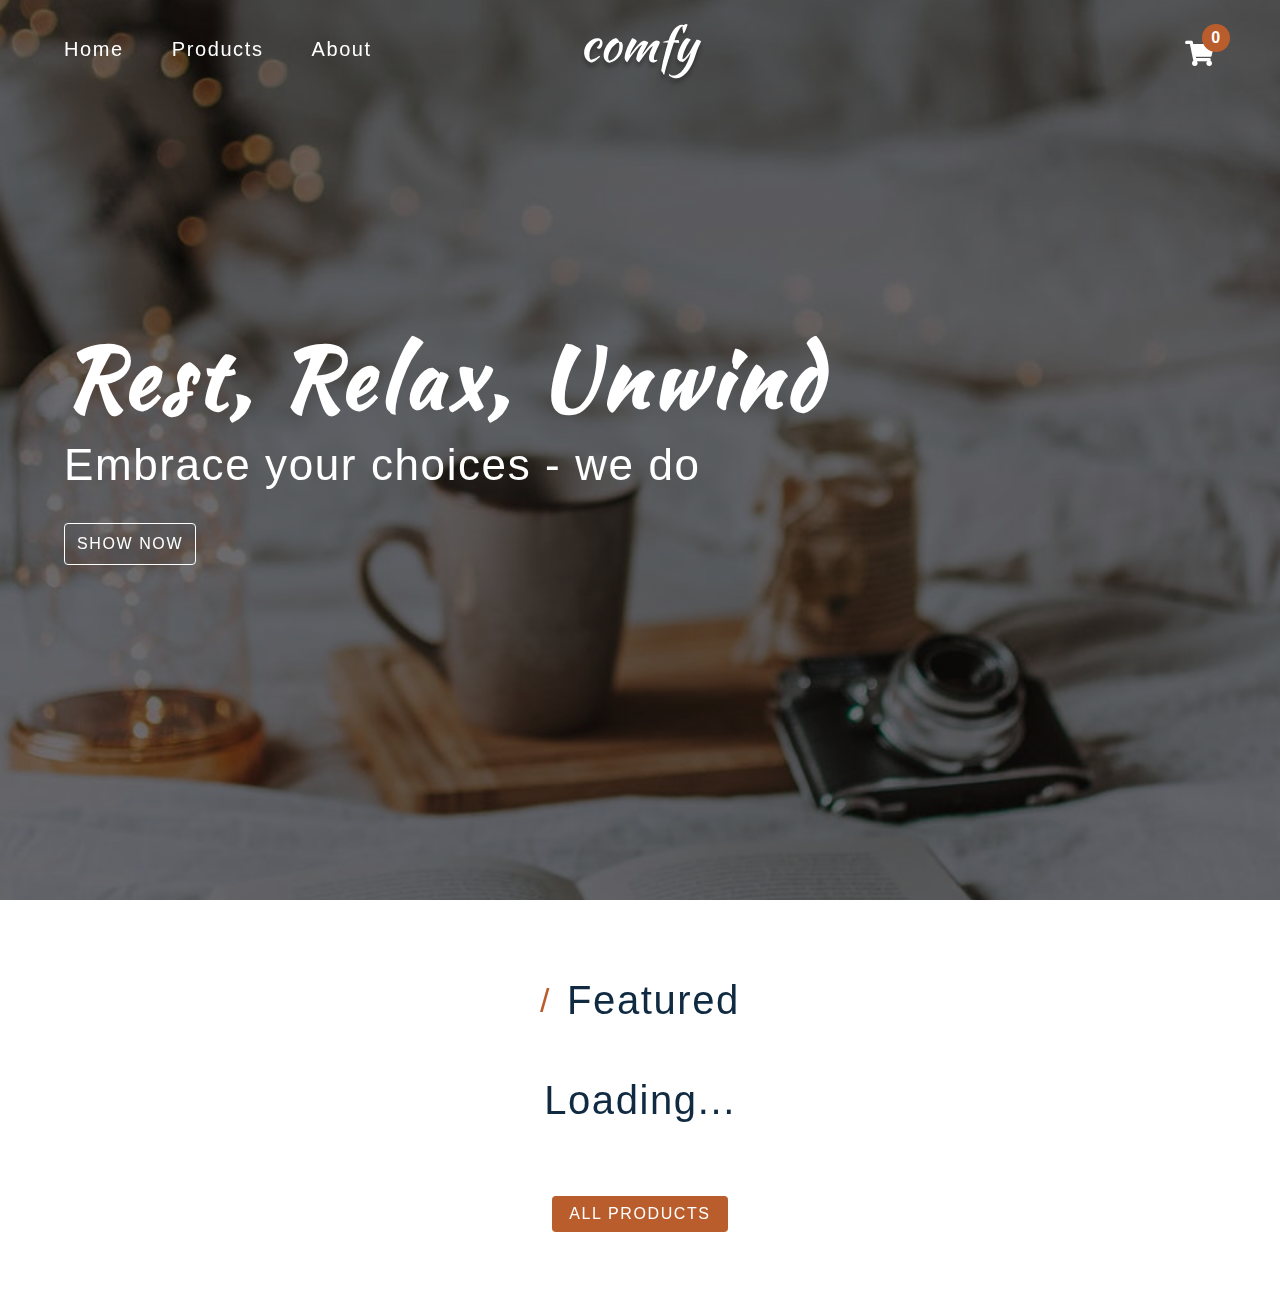
<file: comfy-store/index.html>
<!DOCTYPE html>
<html lang="en">
  <head>
    <meta charset="UTF-8" />
    <meta name="viewport" content="width=device-width, initial-scale=1.0" />
    <!-- font-awesome -->
    <link
      rel="stylesheet"
      href="https://cdnjs.cloudflare.com/ajax/libs/font-awesome/5.14.0/css/all.min.css"
    />

    <!-- styles css -->
    <link rel="stylesheet" href="styles.css" />
    <title>Home | Comfy</title>
  </head>
  <body>
    <!-- navbar -->
    <nav class="navbar">
      <div class="nav-center">
        <!-- links -->
        <div>
          <button class="toggle-nav">
            <i class="fas fa-bars"></i>
          </button>
          <ul class="nav-links">
            <li>
              <a href="index.html" class="nav-link">home</a>
            </li>

            <li>
              <a href="products.html" class="nav-link">products</a>
            </li>

            <li>
              <a href="about.html" class="nav-link">about</a>
            </li>
          </ul>
        </div>
        <!-- logo -->
        <img src="./images/logo-white.svg" alt="logo" class="nav-logo" />
        <!-- cart icon -->
        <div class="toggle-container">
          <button class="toggle-cart">
            <i class="fas fa-shopping-cart"></i>
          </button>
          <span class="cart-item-count">1</span>
        </div>
      </div>
    </nav>
    <!-- hero -->
    <section class="hero">
      <div class="hero-container">
        <h1 class="text-slanted">rest, relax, unwind</h1>
        <h3>Embrace your choices - we do</h3>
        <a href="products.html" class="hero-btn">show now</a>
      </div>
    </section>
    <!-- sidebar -->
    <div class="sidebar-overlay">
      <aside class="sidebar">
        <!-- close -->
        <button class="sidebar-close">
          <i class="fas fa-times"></i>
        </button>
        <!-- links -->
        <ul class="sidebar-links">
          <li>
            <a href="index.html" class="sidebar-link">
              <i class="fas fa-home fa-fw"></i>
              home
            </a>
          </li>

          <li>
            <a href="products.html" class="sidebar-link">
              <i class="fas fa-couch fa-fw"></i>
              products
            </a>
          </li>

          <li>
            <a href="about.html" class="sidebar-link">
              <i class="fas fa-book fa-fw"></i>
              about
            </a>
          </li>
        </ul>
      </aside>
    </div>
    <!-- cart -->
    <div class="cart-overlay">
      <aside class="cart">
        <button class="cart-close">
          <i class="fas fa-times"></i>
        </button>
        <header>
          <h3 class="text-slanted">your bag</h3>
        </header>
        <!-- cart items -->
        <div class="cart-items"></div>
        <!-- footer -->
        <footer>
          <h3 class="cart-total text-slanted">total : $12.99</h3>
          <button class="cart-checkout btn">checkout</button>
        </footer>
      </aside>
    </div>
    <!-- featured products -->
    <section class="section featured">
      <div class="title">
        <h2><span>/</span> featured</h2>
      </div>
      <div class="featured-center section-center">
        <h2 class="section-loading">Loading...</h2>
        <!-- single product -->

        <!-- end of single product -->
      </div>
      <a href="products.html" class="btn">all products</a>
    </section>
    <script type="module" src="index.js"></script>
  </body>
</html>
</file>
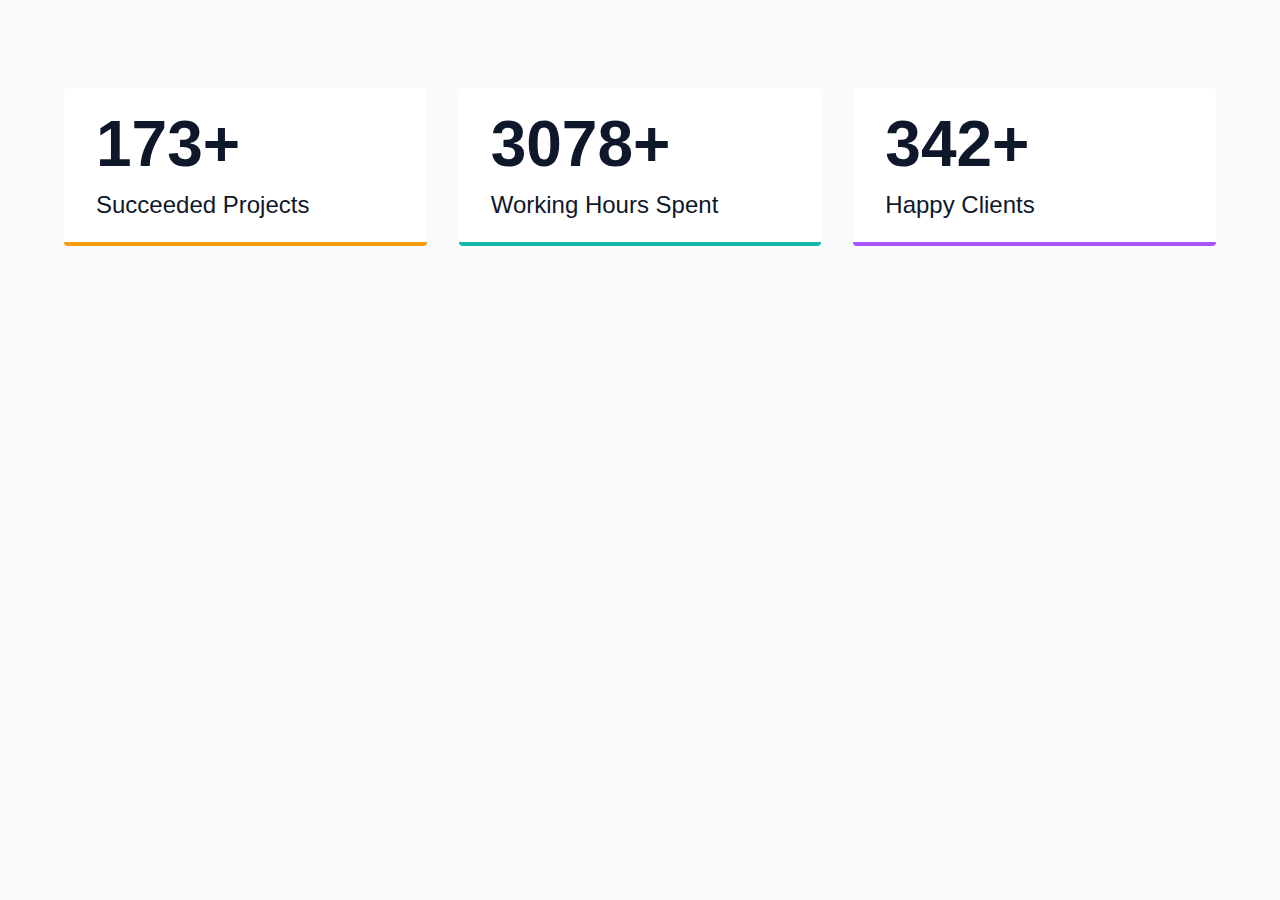
<file: numbers/index.html>
<!DOCTYPE html>
<html lang="en">
  <head>
    <meta charset="UTF-8" />
    <meta http-equiv="X-UA-Compatible" content="IE=edge" />
    <meta name="viewport" content="width=device-width, initial-scale=1.0" />
    <title>Numbers Starter</title>
    <link rel="stylesheet" href="./styles.css" />
  </head>
  <body>
    <section>
      <article>
        <span class="number" data-value="500">0</span>
        <p>Succeeded Projects</p>
      </article>

      <article>
        <span class="number" data-value="17140">0</span>
        <p>Working Hours Spent</p>
      </article>

      <article>
        <span class="number" data-value="1500">0</span>
        <p>Happy Clients</p>
      </article>
    </section>
    <script src="./app.js"></script>
  </body>
</html>
</file>
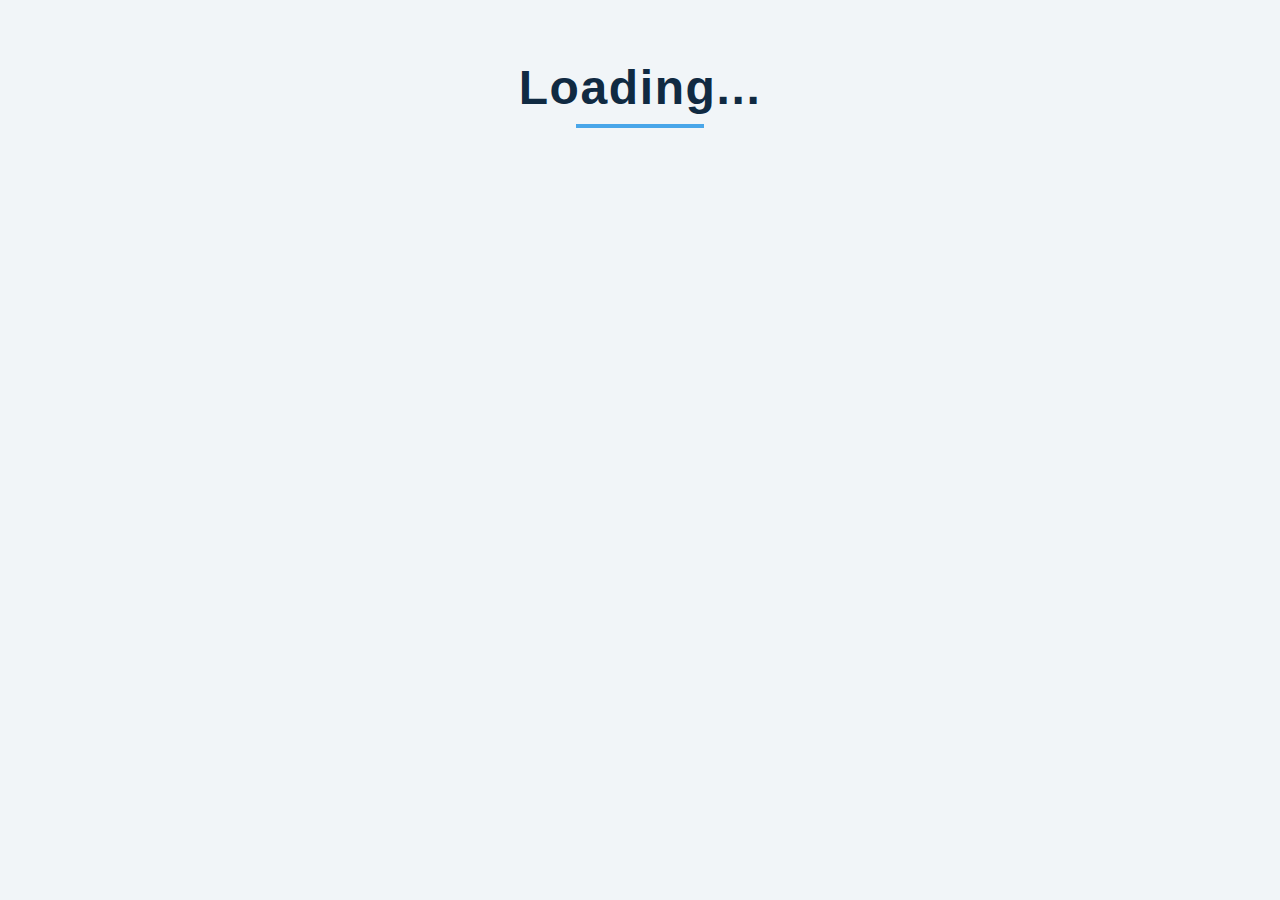
<file: pagination/index.html>
<!DOCTYPE html>
<html lang="en">
  <head>
    <meta charset="UTF-8" />
    <meta name="viewport" content="width=device-width, initial-scale=1.0" />
    <title>Pagination Starter</title>
    <!-- font-awesome -->
    <link
      rel="stylesheet"
      href="https://cdnjs.cloudflare.com/ajax/libs/font-awesome/5.14.0/css/all.min.css"
    />

    <!-- stylesheet -->
    <link rel="stylesheet" href="./styles.css" />
  </head>
  <body>
    <main>
      <div class="section-title">
        <h1>Loading...</h1>
        <div class="underline"></div>
      </div>
      <section class="followers">
        <div class="container"></div>
        <div class="btn-container"></div>
      </section>
    </main>
    <script type="module" src="./app.js"></script>
  </body>
</html>
</file>
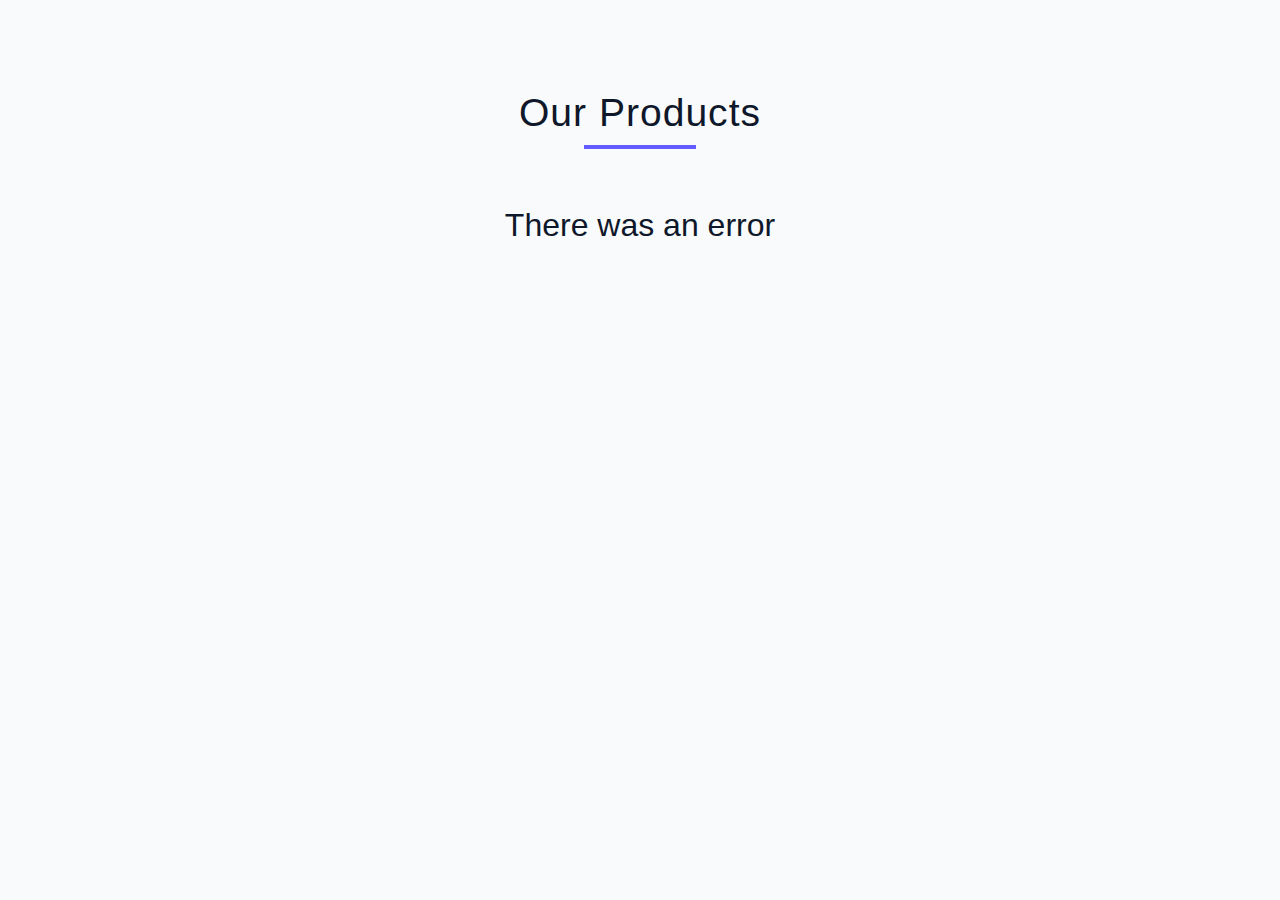
<file: products/index.html>
<!DOCTYPE html>
<html lang="en">
  <head>
    <meta charset="UTF-8" />
    <meta http-equiv="X-UA-Compatible" content="IE=edge" />
    <meta name="viewport" content="width=device-width, initial-scale=1.0" />
    <title>Products Starter</title>
    <link rel="stylesheet" href="./styles.css" />
  </head>
  <body>
    <section class="products">
      <!-- title -->
      <div class="title">
        <h2>our products</h2>
        <div class="title-underline"></div>
      </div>
      <!-- products -->
      <div class="products-center"></div>
    </section>
    <script src="./app.js"></script>
  </body>
</html>
</file>
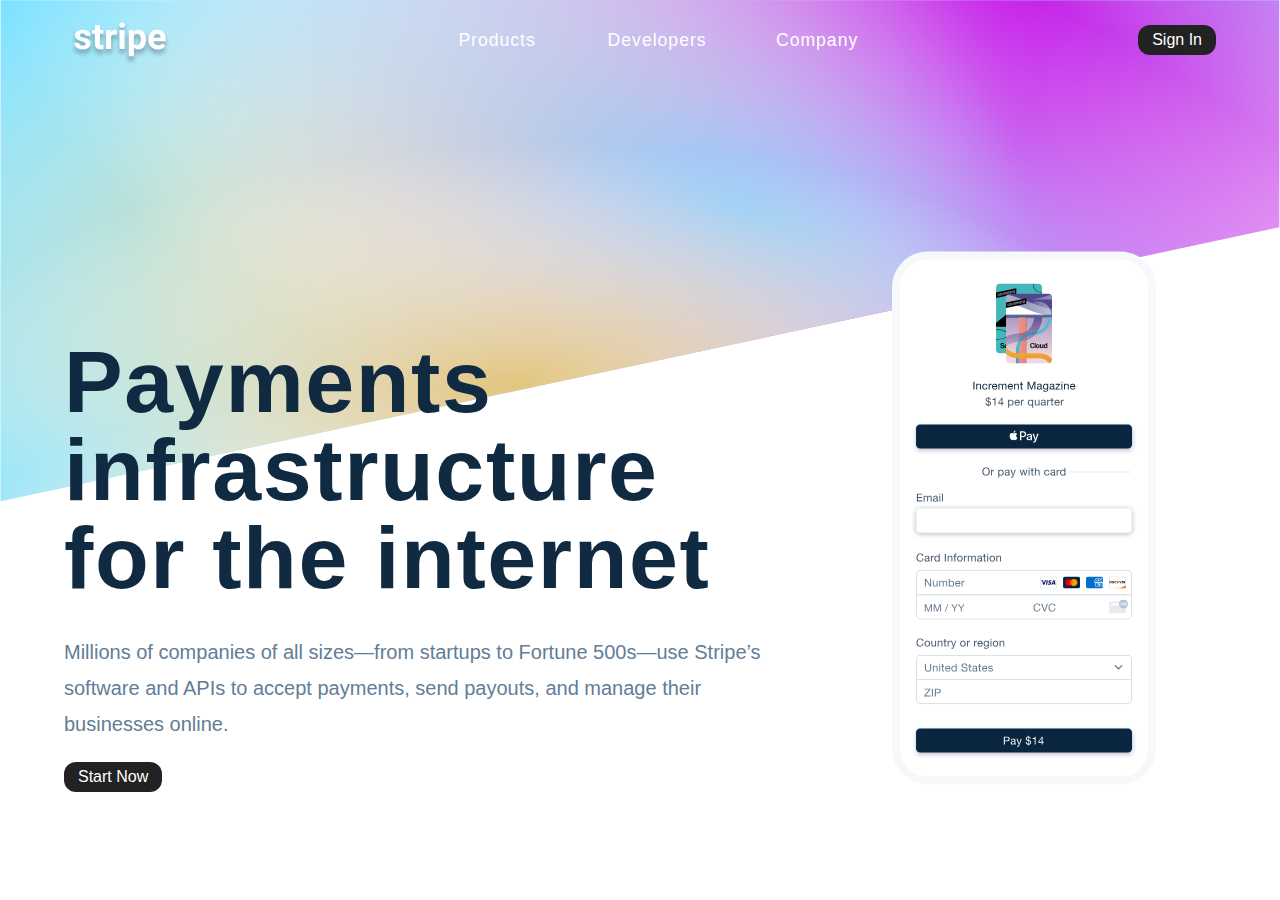
<file: stripe-submenus/index.html>
<!DOCTYPE html>
<html lang="en">
  <head>
    <meta charset="UTF-8" />
    <meta name="viewport" content="width=device-width, initial-scale=1.0" />
    <title>Stripe Setup</title>
    <!-- font-awesome -->
    <link
      rel="stylesheet"
      href="https://cdnjs.cloudflare.com/ajax/libs/font-awesome/5.14.0/css/all.min.css"
    />

    <!-- stylesheet -->
    <link rel="stylesheet" href="styles.css" />
  </head>
  <body>
    <!-- navbar -->
    <nav class="nav">
      <div class="nav-center">
        <div class="nav-header">
          <img src="./images/logo.svg" class="nav-logo" alt="logo" />
          <button class="btn toggle-btn">
            <i class="fas fa-bars"></i>
          </button>
        </div>
        <ul class="nav-links">
          <li>
            <button class="link-btn">products</button>
          </li>
          <li>
            <button class="link-btn">developers</button>
          </li>
          <li>
            <button class="link-btn">company</button>
          </li>
        </ul>
        <button class="btn signin-btn">Sign In</button>
      </div>
    </nav>
    <!-- hero -->
    <section class="hero">
      <div class="hero-center">
        <article class="hero-info">
          <h1>
            Payments infrastructure <br />
            for the internet
          </h1>
          <p>
            Millions of companies of all sizes—from startups to Fortune 500s—use
            Stripe’s software and APIs to accept payments, send payouts, and
            manage their businesses online.
          </p>
          <button class="btn">Start Now</button>
        </article>
        <article class="hero-images">
          <img src="./images/phone.svg" alt="phone" />
        </article>
      </div>
    </section>
    <!-- sidebar -->
    <div class="sidebar-wrapper">
      <aside class="sidebar">
        <button class="close-btn">
          <i class="fas fa-times"></i>
        </button>
        <div class="sidebar-links">qwd</div>
      </aside>
    </div>
    <!-- links -->
    <aside class="submenu">Tornike</aside>
    <script type="module" src="app.js"></script>
  </body>
</html>
</file>
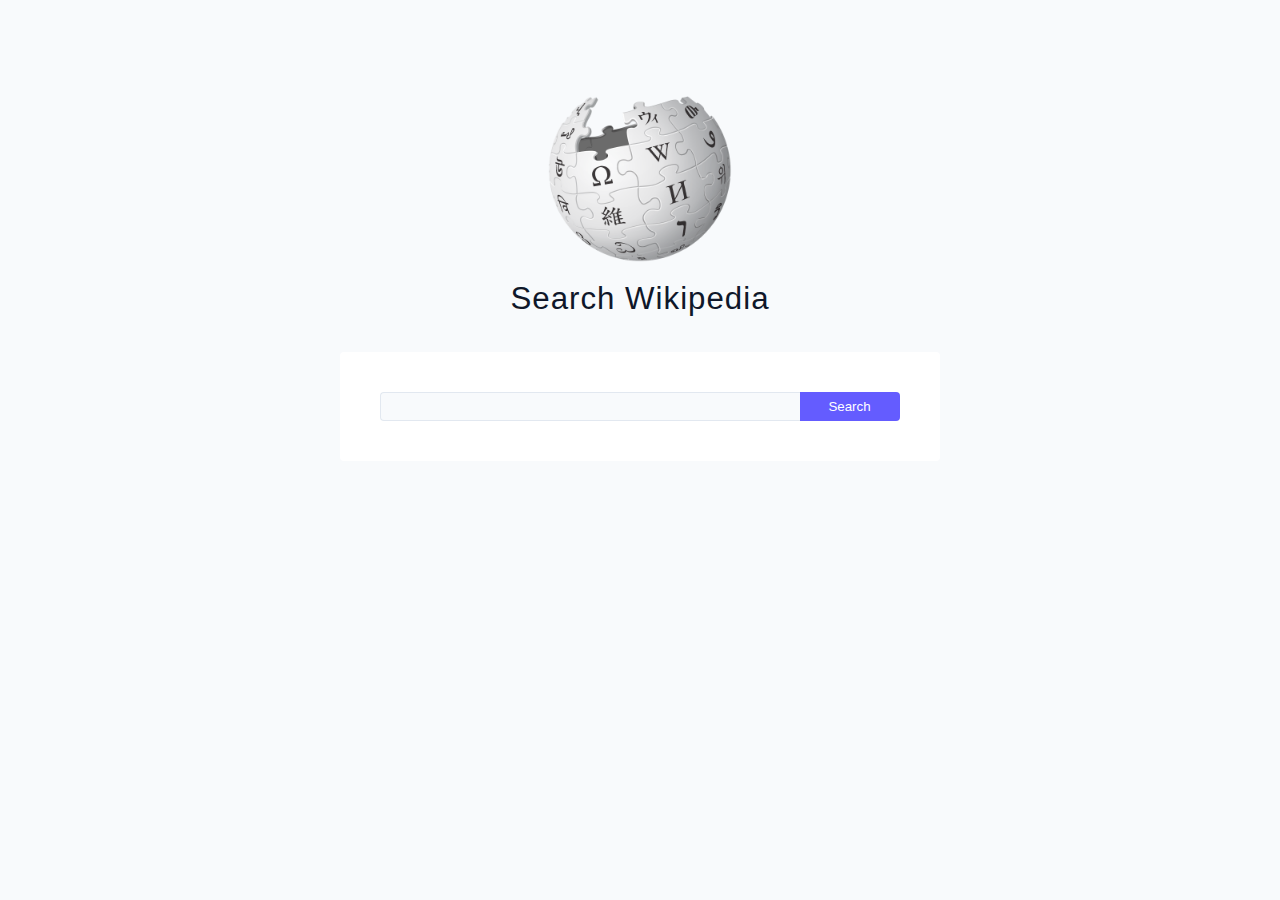
<file: wikipedia/index.html>
<!DOCTYPE html>
<html lang="en">
  <head>
    <meta charset="UTF-8" />
    <meta http-equiv="X-UA-Compatible" content="IE=edge" />
    <meta name="viewport" content="width=device-width, initial-scale=1.0" />
    <title>Wikipedia Starter</title>
    <link rel="stylesheet" href="./styles.css" />
  </head>
  <body>
    <section class="wiki">
      <div class="container">
        <img src="./wiki-logo.png" alt="wikipedia logo" />
        <h3>search wikipedia</h3>
        <form action="" class="form">
          <input type="text" class="form-input" />
          <button class="submit-btn" type="submit">search</button>
        </form>
      </div>
      <div class="results"></div>
    </section>
    <script src="./app.js"></script>
  </body>
</html>
</file>
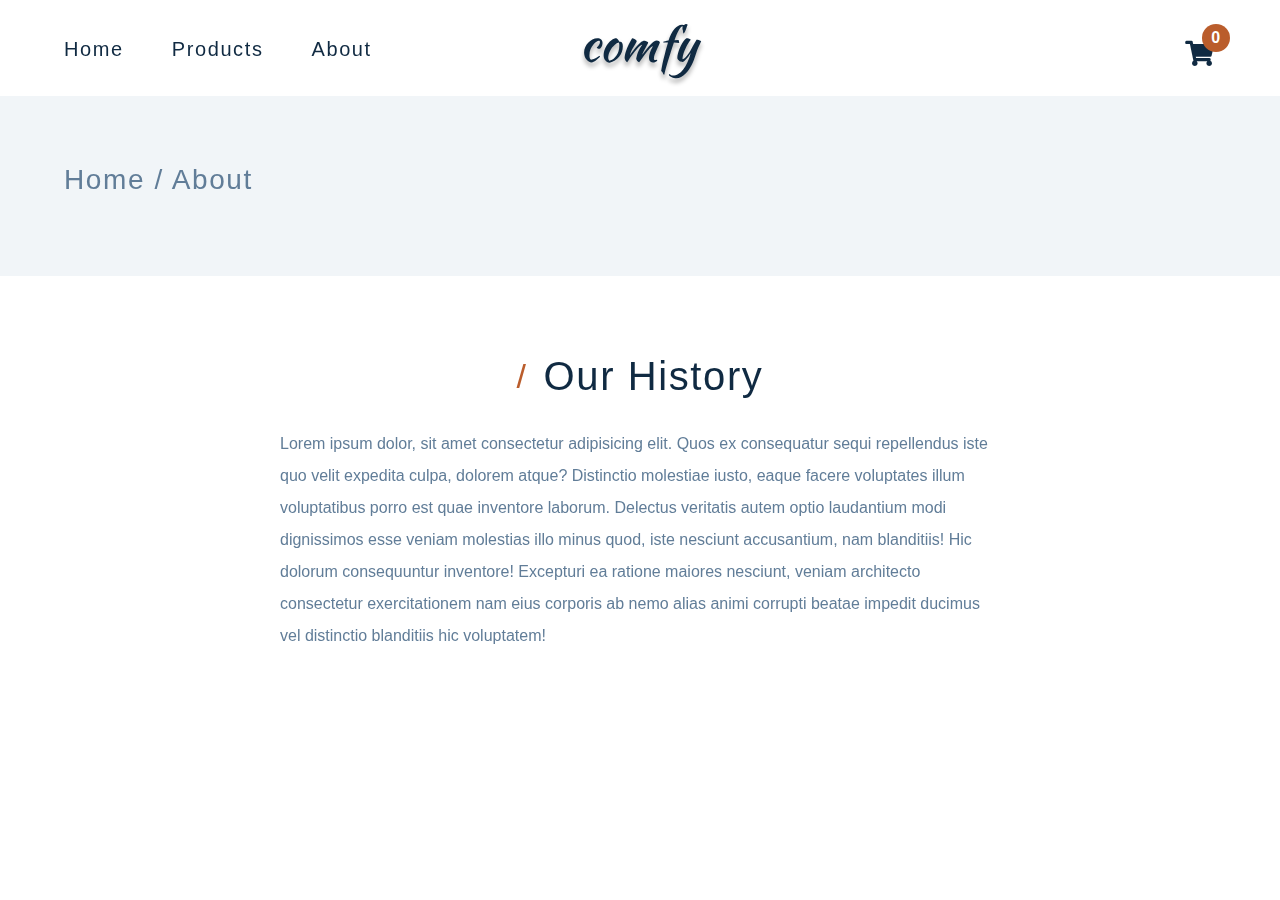
<file: comfy-store/about.html>
<!DOCTYPE html>
<html lang="en">
  <head>
    <meta charset="UTF-8" />
    <meta name="viewport" content="width=device-width, initial-scale=1.0" />
    <title>About | Comfy</title>
    <!-- font-awesome -->
    <link
      rel="stylesheet"
      href="https://cdnjs.cloudflare.com/ajax/libs/font-awesome/5.14.0/css/all.min.css"
    />

    <!-- styles css -->
    <link rel="stylesheet" href="styles.css" />
  </head>

  <body>
    <!-- navbar -->
    <nav class="navbar page">
      <div class="nav-center">
        <!-- links -->
        <div>
          <button class="toggle-nav">
            <i class="fas fa-bars"></i>
          </button>
          <ul class="nav-links">
            <li>
              <a href="index.html" class="nav-link">home</a>
            </li>

            <li>
              <a href="products.html" class="nav-link">products</a>
            </li>

            <li>
              <a href="about.html" class="nav-link">about</a>
            </li>
          </ul>
        </div>
        <!-- logo -->
        <img src="./images/logo-black.svg" alt="logo" class="nav-logo" />
        <!-- cart icon -->
        <div class="toggle-container">
          <button class="toggle-cart">
            <i class="fas fa-shopping-cart"></i>
          </button>
          <span class="cart-item-count">1</span>
        </div>
      </div>
    </nav>
    <!-- hero -->
    <section class="page-hero">
      <div class="section-center">
        <h3 class="page-hero-title">Home / About</h3>
      </div>
    </section>
    <!-- sidebar -->
    <div class="sidebar-overlay">
      <aside class="sidebar">
        <!-- close -->
        <button class="sidebar-close">
          <i class="fas fa-times"></i>
        </button>
        <!-- links -->
        <ul class="sidebar-links">
          <li>
            <a href="index.html" class="sidebar-link">
              <i class="fas fa-home fa-fw"></i>
              home
            </a>
          </li>

          <li>
            <a href="products.html" class="sidebar-link">
              <i class="fas fa-couch fa-fw"></i>
              products
            </a>
          </li>

          <li>
            <a href="about.html" class="sidebar-link">
              <i class="fas fa-book fa-fw"></i>
              about
            </a>
          </li>
        </ul>
      </aside>
    </div>
    <!-- cart -->
    <div class="cart-overlay">
      <aside class="cart">
        <button class="cart-close">
          <i class="fas fa-times"></i>
        </button>
        <header>
          <h3 class="text-slanted">your bag</h3>
        </header>
        <!-- cart items -->
        <div class="cart-items"></div>
        <!-- footer -->
        <footer>
          <h3 class="cart-total text-slanted">total : $12.99</h3>
          <button class="cart-checkout btn">checkout</button>
        </footer>
      </aside>
    </div>
    <!-- about -->
    <section class="section section-center about-page">
      <div class="title">
        <h2><span>/</span> our history</h2>
      </div>
      <p class="about-text">
        Lorem ipsum dolor, sit amet consectetur adipisicing elit. Quos ex
        consequatur sequi repellendus iste quo velit expedita culpa, dolorem
        atque? Distinctio molestiae iusto, eaque facere voluptates illum
        voluptatibus porro est quae inventore laborum. Delectus veritatis autem
        optio laudantium modi dignissimos esse veniam molestias illo minus quod,
        iste nesciunt accusantium, nam blanditiis! Hic dolorum consequuntur
        inventore! Excepturi ea ratione maiores nesciunt, veniam architecto
        consectetur exercitationem nam eius corporis ab nemo alias animi
        corrupti beatae impedit ducimus vel distinctio blanditiis hic
        voluptatem!
      </p>
    </section>
    <script type="module" src="./src/pages/about.js"></script>
  </body>
</html>
</file>
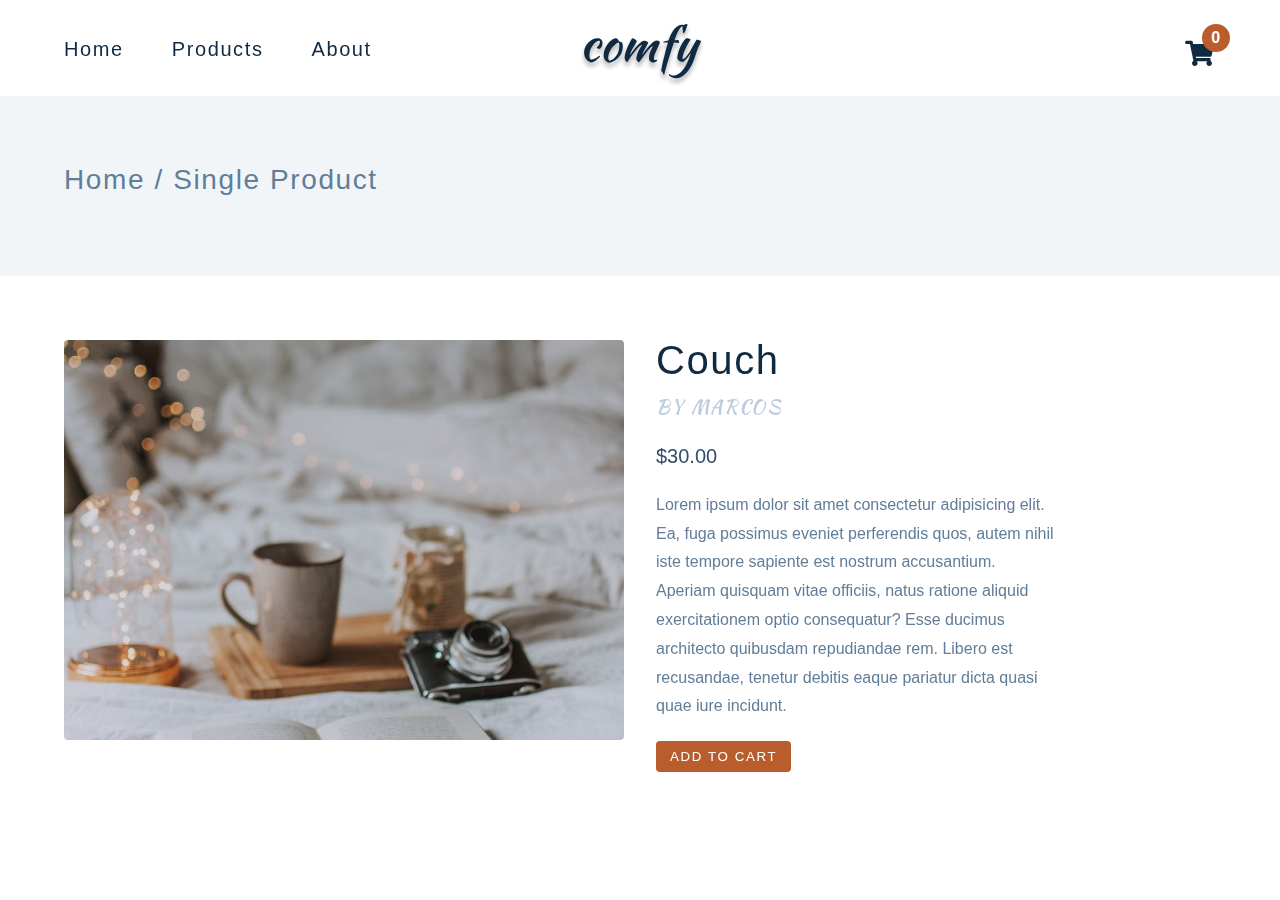
<file: comfy-store/product.html>
<!DOCTYPE html>
<html lang="en">
  <head>
    <meta charset="UTF-8" />
    <meta name="viewport" content="width=device-width, initial-scale=1.0" />
    <title>Single Product</title>
    <!-- font-awesome -->
    <link
      rel="stylesheet"
      href="https://cdnjs.cloudflare.com/ajax/libs/font-awesome/5.14.0/css/all.min.css"
    />

    <!-- styles css -->
    <link rel="stylesheet" href="styles.css" />
  </head>
  <body>
    <!-- navbar -->
    <nav class="navbar page">
      <div class="nav-center">
        <!-- links -->
        <div>
          <button class="toggle-nav">
            <i class="fas fa-bars"></i>
          </button>
          <ul class="nav-links">
            <li>
              <a href="index.html" class="nav-link">home</a>
            </li>

            <li>
              <a href="products.html" class="nav-link">products</a>
            </li>

            <li>
              <a href="about.html" class="nav-link">about</a>
            </li>
          </ul>
        </div>
        <!-- logo -->
        <img src="./images/logo-black.svg" alt="logo" class="nav-logo" />
        <!-- cart icon -->
        <div class="toggle-container">
          <button class="toggle-cart">
            <i class="fas fa-shopping-cart"></i>
          </button>
          <span class="cart-item-count">1</span>
        </div>
      </div>
    </nav>
    <!-- hero -->
    <section class="page-hero">
      <div class="section-center">
        <h3 class="page-hero-title">Home / Single Product</h3>
      </div>
    </section>
    <!-- sidebar -->
    <div class="sidebar-overlay">
      <aside class="sidebar">
        <!-- close -->
        <button class="sidebar-close">
          <i class="fas fa-times"></i>
        </button>
        <!-- links -->
        <ul class="sidebar-links">
          <li>
            <a href="index.html" class="sidebar-link">
              <i class="fas fa-home fa-fw"></i>
              home
            </a>
          </li>

          <li>
            <a href="products.html" class="sidebar-link">
              <i class="fas fa-couch fa-fw"></i>
              products
            </a>
          </li>

          <li>
            <a href="about.html" class="sidebar-link">
              <i class="fas fa-book fa-fw"></i>
              about
            </a>
          </li>
        </ul>
      </aside>
    </div>
    <!-- cart -->
    <div class="cart-overlay">
      <aside class="cart">
        <button class="cart-close">
          <i class="fas fa-times"></i>
        </button>
        <header>
          <h3 class="text-slanted">your bag</h3>
        </header>
        <!-- cart items -->
        <div class="cart-items"></div>
        <!-- footer -->
        <footer>
          <h3 class="cart-total text-slanted">total : $12.99</h3>
          <button class="cart-checkout btn">checkout</button>
        </footer>
      </aside>
    </div>
    <!-- product info -->
    <section class="single-product">
      <div class="section-center single-product-center">
        <img
          src="./images/main-bcg.jpeg"
          class="single-product-img img"
          alt=""
        />
        <article class="single-product-info">
          <div>
            <h2 class="single-product-title">couch</h2>
            <p class="single-product-company text-slanted">by marcos</p>
            <p class="single-product-price">$30.00</p>
            <div class="single-product-colors"></div>
            <p class="single-product-desc">
              Lorem ipsum dolor sit amet consectetur adipisicing elit. Ea, fuga
              possimus eveniet perferendis quos, autem nihil iste tempore
              sapiente est nostrum accusantium. Aperiam quisquam vitae officiis,
              natus ratione aliquid exercitationem optio consequatur? Esse
              ducimus architecto quibusdam repudiandae rem. Libero est
              recusandae, tenetur debitis eaque pariatur dicta quasi quae iure
              incidunt.
            </p>
            <button class="addToCartBtn btn" data-id="id">add to cart</button>
          </div>
        </article>
      </div>
    </section>
    <div class="page-loading">
      <h2>Loading...</h2>
    </div>
    <script type="module" src="./src/pages/product.js"></script>
  </body>
</html>
</file>
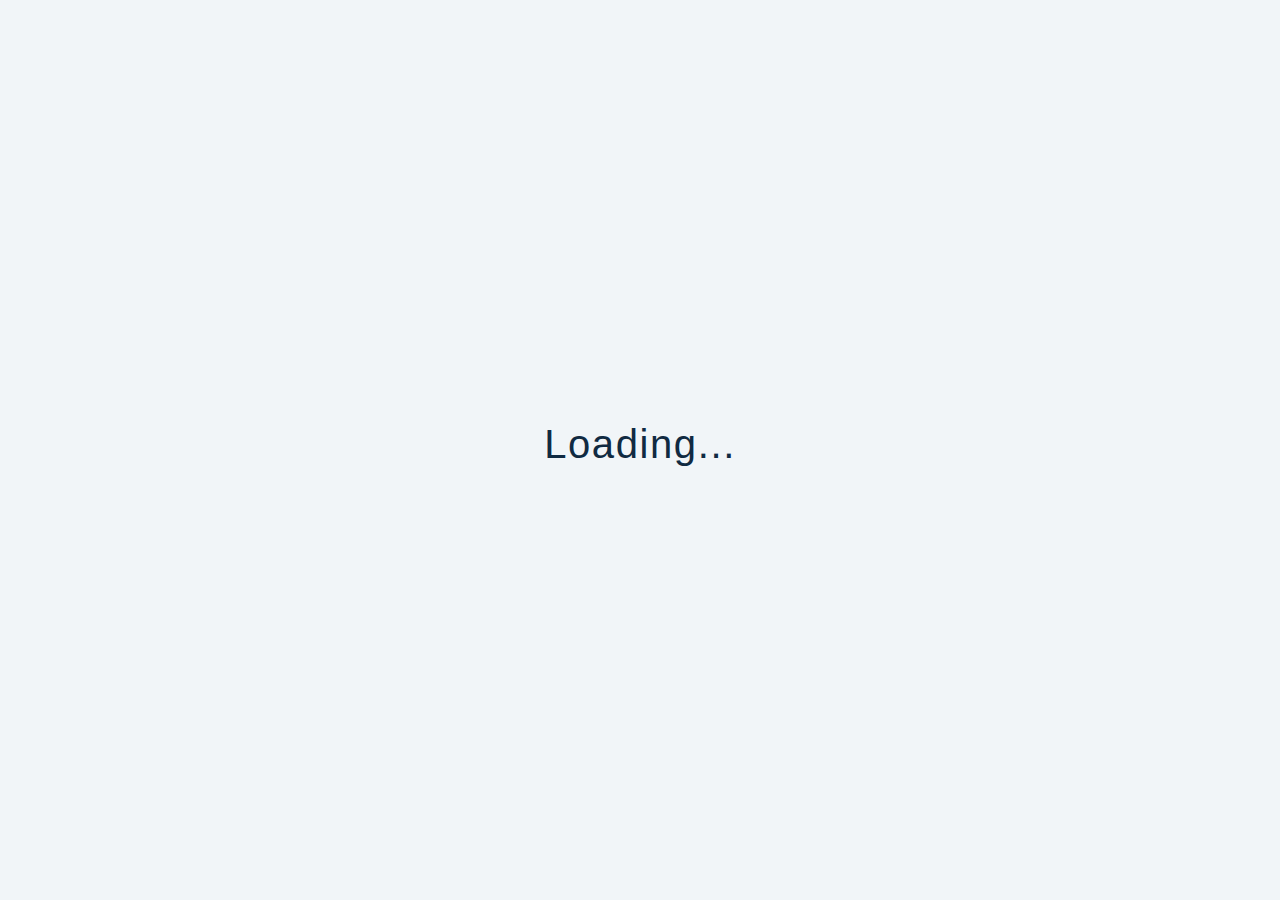
<file: comfy-store/products.html>
<!DOCTYPE html>
<html lang="en">
  <head>
    <meta charset="UTF-8" />
    <meta name="viewport" content="width=device-width, initial-scale=1.0" />
    <title>Products | Comfy</title>
    <!-- font-awesome -->
    <link
      rel="stylesheet"
      href="https://cdnjs.cloudflare.com/ajax/libs/font-awesome/5.14.0/css/all.min.css"
    />

    <!-- styles css -->
    <link rel="stylesheet" href="styles.css" />
  </head>
  <body>
    <!-- navbar -->
    <nav class="navbar page">
      <div class="nav-center">
        <!-- links -->
        <div>
          <button class="toggle-nav">
            <i class="fas fa-bars"></i>
          </button>
          <ul class="nav-links">
            <li>
              <a href="index.html" class="nav-link">home</a>
            </li>

            <li>
              <a href="products.html" class="nav-link">products</a>
            </li>

            <li>
              <a href="about.html" class="nav-link">about</a>
            </li>
          </ul>
        </div>
        <!-- logo -->
        <img src="./images/logo-black.svg" alt="logo" class="nav-logo" />
        <!-- cart icon -->
        <div class="toggle-container">
          <button class="toggle-cart">
            <i class="fas fa-shopping-cart"></i>
          </button>
          <span class="cart-item-count">1</span>
        </div>
      </div>
    </nav>
    <!-- hero -->
    <section class="page-hero">
      <div class="section-center">
        <h3 class="page-hero-title">Home / Products</h3>
      </div>
    </section>
    <!-- sidebar -->
    <div class="sidebar-overlay">
      <aside class="sidebar">
        <!-- close -->
        <button class="sidebar-close">
          <i class="fas fa-times"></i>
        </button>
        <!-- links -->
        <ul class="sidebar-links">
          <li>
            <a href="index.html" class="sidebar-link">
              <i class="fas fa-home fa-fw"></i>
              home
            </a>
          </li>

          <li>
            <a href="products.html" class="sidebar-link">
              <i class="fas fa-couch fa-fw"></i>
              products
            </a>
          </li>

          <li>
            <a href="about.html" class="sidebar-link">
              <i class="fas fa-book fa-fw"></i>
              about
            </a>
          </li>
        </ul>
      </aside>
    </div>
    <!-- cart -->
    <div class="cart-overlay">
      <aside class="cart">
        <button class="cart-close">
          <i class="fas fa-times"></i>
        </button>
        <header>
          <h3 class="text-slanted">your bag</h3>
        </header>
        <!-- cart items -->
        <div class="cart-items"></div>
        <!-- footer -->
        <footer>
          <h3 class="cart-total text-slanted">total : $12.99</h3>
          <button class="cart-checkout btn">checkout</button>
        </footer>
      </aside>
    </div>
    <!-- products -->
    <section class="products">
      <!-- filters -->
      <div class="filters">
        <div class="filters-container">
          <!-- search -->
          <form class="input-form">
            <input type="text" class="search-input" placeholder="search..." />
          </form>
          <!-- categories -->
          <h4>Company</h4>
          <article class="companies"></article>
          <!-- price -->
          <h4>Price</h4>
          <form class="price-form">
            <input
              type="range"
              class="price-filter"
              min="0"
              value="50"
              max="100"
            />
          </form>
          <p class="price-value"></p>
        </div>
      </div>
      <!-- products -->
      <div class="products-container"></div>
    </section>
    <!-- page loading -->
    <div class="page-loading">
      <h2>Loading...</h2>
    </div>
    <script type="module" src="./src/pages/products.js"></script>
  </body>
</html>
</file>
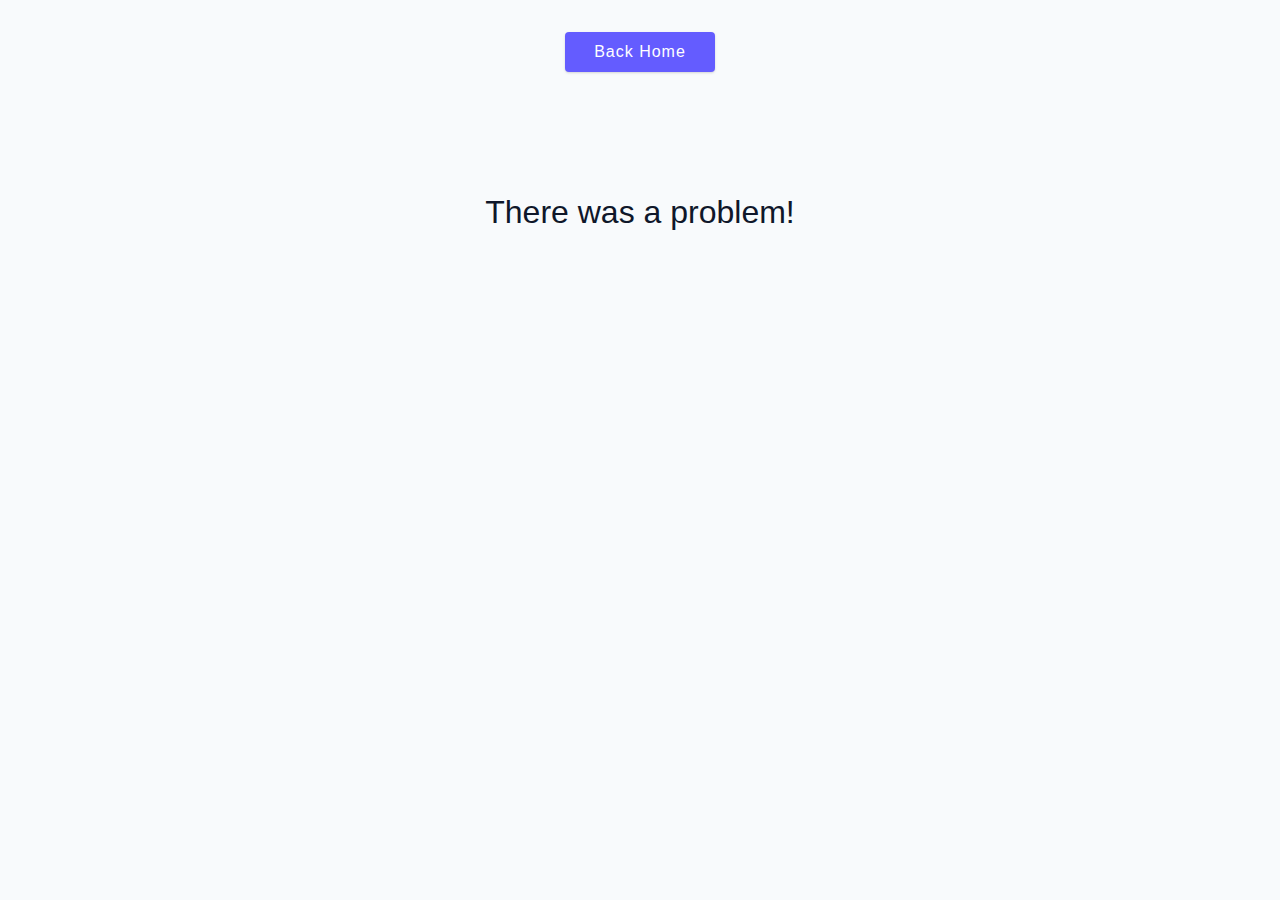
<file: products/product.html>
<!DOCTYPE html>
<html lang="en">
  <head>
    <meta charset="UTF-8" />
    <meta name="viewport" content="width=device-width, initial-scale=1.0" />
    <title>Single Product</title>
    <link rel="stylesheet" href="styles.css" />
  </head>
  <body>
    <a href="index.html" class="btn home-link">Back Home</a>
    <section class="product"></section>
    <script src="product.js"></script>
  </body>
</html>
</file>
<file: comfy-store/styles.css>
@import url('https://fonts.googleapis.com/css2?family=Kaushan+Script&display=swap');
/*
=============== 
Variables
===============
*/

:root {
  /* dark shades of primary color*/
  --clr-primary-1: hsl(21, 91%, 17%);
  --clr-primary-2: hsl(21, 84%, 25%);
  --clr-primary-3: hsl(21, 81%, 29%);
  --clr-primary-4: hsl(21, 77%, 34%);
  /* primary/main color */
  --clr-primary-5: hsl(21, 62%, 45%);
  /* lighter shades of primary color */
  --clr-primary-6: hsl(21, 57%, 50%);
  --clr-primary-7: hsl(21, 65%, 59%);
  --clr-primary-8: hsl(21, 80%, 74%);
  --clr-primary-9: hsl(21, 94%, 87%);
  --clr-primary-10: hsl(21, 100%, 94%);
  /* darkest grey - used for headings */
  --clr-grey-1: #102a42;
  --clr-grey-2: hsl(211, 39%, 23%);
  --clr-grey-3: hsl(209, 34%, 30%);
  --clr-grey-4: hsl(209, 28%, 39%);
  /* grey used for paragraphs */
  --clr-grey-5: hsl(210, 22%, 49%);
  --clr-grey-6: hsl(209, 23%, 60%);
  --clr-grey-7: hsl(211, 27%, 70%);
  --clr-grey-8: hsl(210, 31%, 80%);
  --clr-grey-9: hsl(212, 33%, 89%);
  --clr-grey-10: hsl(210, 36%, 96%);
  --clr-white: #fff;
  --clr-red-dark: hsl(360, 67%, 44%);
  --clr-red-light: hsl(360, 71%, 66%);
  --clr-green-dark: hsl(125, 67%, 44%);
  --clr-green-light: hsl(125, 71%, 66%);
  --clr-black: #222;

  --transition: all 0.3s linear;
  --spacing: 0.1rem;
  --radius: 0.25rem;
  --light-shadow: 0 5px 15px rgba(0, 0, 0, 0.1);
  --dark-shadow: 0 5px 15px rgba(0, 0, 0, 0.2);
  --max-width: 1170px;
  --fixed-width: 620px;
}
/*
=============== 
Global Styles
===============
*/

*,
::after,
::before {
  margin: 0;
  padding: 0;
  box-sizing: border-box;
}
body {
  font-family: -apple-system, BlinkMacSystemFont, 'Segoe UI', Roboto, Oxygen,
    Ubuntu, Cantarell, 'Open Sans', 'Helvetica Neue', sans-serif;
  background: var(--clr-white);
  color: var(--clr-grey-1);
  line-height: 1.5;
  font-size: 0.875rem;
}
ul {
  list-style-type: none;
}
a {
  text-decoration: none;
}
h1,
h2,
h3,
h4 {
  letter-spacing: var(--spacing);
  text-transform: capitalize;
  line-height: 1.25;
  margin-bottom: 0.75rem;
  font-weight: 400;
}
h1 {
  font-size: 3rem;
}
h2 {
  font-size: 2rem;
}
h3 {
  font-size: 1.25rem;
}
h4 {
  font-size: 0.875rem;
}
p {
  margin-bottom: 1.25rem;
  color: var(--clr-grey-5);
}
@media screen and (min-width: 800px) {
  h1 {
    font-size: 4rem;
  }
  h2 {
    font-size: 2.5rem;
  }
  h3 {
    font-size: 1.75rem;
  }
  h4 {
    font-size: 1rem;
  }
  body {
    font-size: 1rem;
  }
  h1,
  h2,
  h3,
  h4 {
    line-height: 1;
  }
}
.img {
  width: 100%;
  display: block;
}
.text-slanted {
  font-family: 'Kaushan Script', cursive;
}
.section-center {
  width: 90vw;
  max-width: var(--max-width);
  margin: 0 auto;
}
.section {
  padding: 5rem 0;
}
.btn {
  background: var(--clr-primary-5);
  color: var(--clr-white);
  border-radius: var(--radius);
  padding: 0.375rem 0.75rem;
  text-transform: uppercase;
  letter-spacing: var(--spacing);
  display: inline-block;
  transition: var(--transition);
  border-color: transparent;
  cursor: pointer;
}
.btn:hover {
  background: var(--clr-primary-7);
  color: var(--clr-black);
}
.section-loading {
  text-align: center;
  position: absolute;
  top: 2rem;
  left: 50%;
  transform: translate(-50%, -50%);
  text-align: center;
}
.page-loading {
  position: fixed;
  top: 0;
  left: 0;
  width: 100%;
  height: 100%;
  background: var(--clr-grey-10);
  display: flex;
  align-items: center;
  justify-content: center;
}
/*
=============== 
Navbar
===============
*/

.navbar {
  height: 6rem;
  background: transparent;
  display: flex;
  align-items: center;
  justify-content: center;
}

.nav-center {
  width: 90vw;
  max-width: var(--max-width);
  display: flex;
  justify-content: space-between;
  align-items: center;
}
.nav-links {
  display: none;
}
.toggle-nav {
  background: var(--clr-primary-5);
  border-color: transparent;
  color: var(--clr-white);
  width: 3.75rem;
  height: 2.25rem;
  display: flex;
  align-items: center;
  justify-content: center;
  font-size: 1.5rem;
  border-radius: 2rem;
  cursor: pointer;
  transition: var(--transition);
}
.toggle-nav:hover {
  background: var(--clr-primary-3);
}
.toggle-container {
  position: relative;
  margin-top: 0.75rem;
}
.toggle-cart {
  background: transparent;
  border-color: transparent;
  font-size: 1.6rem;
  color: var(--clr-white);
  cursor: pointer;
}
.cart-item-count {
  position: absolute;
  top: -0.85rem;
  right: -0.85rem;
  background: var(--clr-primary-5);
  width: 1.75rem;
  height: 1.75rem;
  display: grid;
  place-items: center;
  border-radius: 50%;
  color: var(--clr-white);
  font-weight: bold;
  font-size: 1rem;
}
@media screen and (min-width: 800px) {
  .nav-center {
    position: relative;
  }
  .nav-logo {
    position: absolute;
    top: 50%;
    left: 65%;
    transform: translate(-50%, -50%);
  }
  .toggle-nav {
    display: none;
  }
  .nav-links {
    display: flex;
    font-size: 1.5rem;
    text-transform: capitalize;
  }
  .nav-link {
    color: var(--clr-white);
    margin-right: 3rem;
    letter-spacing: var(--spacing);
    transition: var(--transition);
    font-size: 1.25rem;
  }
  .nav-link:hover {
    color: var(--clr-primary-5);
  }
}
@media screen and (min-width: 992px) {
  .nav-logo {
    left: 50%;
  }
}
/* page navbar */
.page .nav-link {
  color: var(--clr-grey-1);
}
.page .nav-link:hover {
  color: var(--clr-primary-5);
}
.page .toggle-cart {
  color: var(--clr-grey-1);
}
/*
=============== 
Hero
===============
*/
.hero {
  min-height: 100vh;
  margin-top: -6rem;
  background: linear-gradient(rgba(0, 0, 0, 0.5), rgba(0, 0, 0, 0.5)),
    url(./images/main-bcg.jpeg) center/cover;
  display: grid;
  place-items: center;
  color: var(--clr-white);
}
.hero-container {
  width: 90vw;
  max-width: var(--max-width);
}
.hero h1 {
  font-weight: 700;
}
.hero h3 {
  text-transform: none;
  font-size: 1.5rem;
}
.hero-btn {
  color: var(--clr-white);
  background: transparent;
  border: 1px solid var(--clr-white);
  padding: 0.5rem 0.75rem;
  display: inline-block;
  margin-top: 0.75rem;
  text-transform: uppercase;
  letter-spacing: var(--spacing);
  border-radius: var(--radius);
  transition: var(--transition);
}
.hero-btn:hover {
  background: var(--clr-white);
  color: var(--clr-primary-5);
}

@media screen and (min-width: 800px) {
  .hero h3 {
    font-size: 1.5rem;
    margin: 1rem 0;
  }
}

@media screen and (min-width: 992px) {
  .hero h1 {
    font-size: 5.25rem;
    letter-spacing: 5px;
  }
  .hero h3 {
    font-size: 2.75rem;
    margin: 1.5rem 0;
  }
}

/*
=============== 
Sidebar
===============
*/
.sidebar-overlay {
  position: fixed;
  top: 0;
  left: 0;
  width: 100%;
  height: 100%;
  display: grid;
  place-items: center;
  z-index: -1;
  transition: var(--transition);
  opacity: 0;
  background: rgba(0, 0, 0, 0.5);
}
.sidebar-overlay.show {
  opacity: 1;
  z-index: 100;
}
.sidebar {
  width: 90vw;
  height: 95vh;
  max-width: var(--fixed-width);
  background: var(--clr-white);
  border-radius: var(--radius);
  box-shadow: var(--dark-shadow);
  position: relative;
  padding: 4rem;
  transform: scale(0);
}
.show .sidebar {
  transform: scale(1);
}
.sidebar-close {
  font-size: 2rem;
  background: transparent;
  border-color: transparent;
  color: var(--clr-grey-5);
  position: absolute;
  top: 1rem;
  right: 1rem;
  cursor: pointer;
}
.sidebar-link {
  font-size: 1.5rem;
  text-transform: capitalize;
  color: var(--clr-grey-1);
}
.sidebar-link i {
  color: var(--clr-grey-5);
  margin-right: 1rem;
  margin-bottom: 1rem;
}
@media screen and (min-width: 800px) {
  .sidebar-overlay {
    display: none;
  }
}
/*
=============== 
Cart
===============
*/
.cart-overlay {
  position: fixed;
  top: 0;
  left: 0;
  width: 100%;
  height: 100%;
  background: rgba(0, 0, 0, 0.5);
  transition: var(--transition);
  opacity: 0;
  z-index: -1;
}
.cart-overlay.show {
  opacity: 1;
  z-index: 100;
}
.cart {
  position: fixed;
  top: 0;
  right: 0;
  width: 100%;
  height: 100%;
  max-width: 400px;
  background: var(--clr-grey-10);
  padding: 3rem 1rem 0 1rem;
  display: grid;
  grid-template-rows: auto 1fr auto;
  transition: var(--transition);
  transform: translateX(100%);
  overflow: scroll;
}
.show .cart {
  transform: translateX(0);
}
.cart-close {
  font-size: 2rem;
  background: transparent;
  border-color: transparent;
  color: var(--clr-grey-5);
  position: absolute;
  top: 0.5rem;
  left: 1rem;
  cursor: pointer;
}
.cart header {
  text-align: center;
}
.cart header h3 {
  font-weight: 500;
}
.cart-total {
  text-align: center;
  margin-bottom: 2rem;
  font-weight: 500;
}
.cart-checkout {
  display: block;
  width: 75%;
  margin: 0 auto;
  margin-bottom: 3rem;
}
/* cart item */
.cart-item {
  margin: 1rem 0;
  display: grid;
  grid-template-columns: auto 1fr auto;

  column-gap: 1.5rem;
  align-items: center;
}
.cart-item-img {
  width: 75px;
  height: 50px;
  object-fit: cover;
  border-radius: var(--radius);
}
.cart-item-name {
  margin-bottom: 0.15rem;
}
.cart-item-price {
  margin-bottom: 0;
  font-size: 0.75rem;
  color: var(--clr-grey-3);
}
.cart-item-remove-btn {
  background: transparent;
  border-color: transparent;
  color: var(--clr-grey-5);
  letter-spacing: var(--spacing);
  cursor: pointer;
}
.cart-item-amount {
  margin-bottom: 0;
  text-align: center;
  color: var(--clr-grey-3);
  line-height: 1;
}
.cart-item-increase-btn,
.cart-item-decrease-btn {
  background: transparent;
  border-color: transparent;
  color: var(--clr-primary-5);
  cursor: pointer;
  font-size: 0.85rem;
  padding: 0.25rem;
}
/*
=============== 
Title
===============
*/

.title h2 {
  display: flex;
  justify-content: center;
  align-items: center;
  font-weight: 500;
}
.title span {
  color: var(--clr-primary-5);
  font-size: 0.85em;
  margin-right: 1rem;
}
/*
=============== 
product
===============
*/
.product-img {
  height: 15rem;
  object-fit: cover;
  border-radius: var(--radius);
}
.product-container {
  position: relative;
}
.product-icons {
  position: absolute;
  top: 50%;
  left: 50%;
  transform: translate(-50%, -50%);
  opacity: 0;
  display: flex;
  transition: var(--transition);
}
.product-icon {
  width: 2.25rem;
  height: 2.25rem;
  background: var(--clr-primary-5);
  color: var(--clr-white);
  display: grid;
  place-items: center;
  border-radius: 50%;
  transition: var(--transition);
  cursor: pointer;
  font-size: 1rem;
  border-color: transparent;
  margin: 0 0.5rem;
}
.product-icon:hover {
  background: var(--clr-primary-7);
}
.product-container:hover .product-icons {
  opacity: 1;
}
.product footer {
  padding: 0.75rem 0;
  text-align: center;
}
.product-name {
  margin-bottom: 0.25rem;
  text-transform: capitalize;
  letter-spacing: var(--spacing);
}
.product-price {
  margin-bottom: 0;
  color: var(--clr-grey-3);
  font-weight: 700;
}

.featured-center {
  margin: 3rem auto 2rem auto;
  display: grid;
  gap: 1rem;
  min-height: 6rem;
  position: relative;
}
.featured .btn {
  display: block;
  width: 11rem;
  margin: 0 auto;
  text-align: center;
}
@media screen and (min-width: 992px) {
  .featured-center {
    display: grid;
    grid-template-columns: 1fr 1fr;
  }
}
@media screen and (min-width: 1200px) {
  .featured-center {
    display: grid;
    grid-template-columns: 1fr 1fr 1fr;
  }
  .product .img {
    height: 13rem;
  }
}
/*
=============== 
About Page
===============
*/
.about-text {
  line-height: 2;
  max-width: 45em;
  margin: 0 auto;
  margin-top: 2rem;
}

/*
=============== 
Products Page
===============
*/
.products {
  width: 90vw;
  display: grid;
  grid-gap: 1rem;
  margin: 4rem auto;
  max-width: var(--max-width);
  position: relative;
}
.filters-container {
  position: sticky;
  top: 1rem;
}
.filters h4 {
  font-weight: 500;
  margin: 1.5rem 0 0.5rem;
}

.search-input {
  padding: 0.5rem;
  background: var(--clr-grey-10);
  border-radius: var(--radius);
  border-color: transparent;
  letter-spacing: var(--spacing);
}
.search-input::placeholder {
  text-transform: capitalize;
}
.company-btn {
  display: block;
  margin: 0.25em 0;
  padding: 0.25rem;
  text-transform: capitalize;
  background: transparent;
  border-color: transparent;
  letter-spacing: var(--spacing);
  color: var(--clr-grey-5);
  cursor: pointer;
  transition: var(--transition);
}
.company-btn:hover {
  color: var(--clr-grey-3);
}
.price-filter {
  background: var(--clr-grey-5) !important;
  color: var(--clr-grey-5);
}
@media screen and (min-width: 768px) {
  .products {
    grid-template-columns: 200px 1fr;
  }
  .categories {
    position: sticky;
    top: 1rem;
  }
}
@media screen and (min-width: 992px) {
  .products-container {
    display: grid;
    grid-template-columns: repeat(2, 1fr);
    gap: 1rem;
  }
  .products-container .product-img {
    height: 10rem;
  }
  .products-container .product-name {
    font-size: 0.85rem;
  }
  .products-container .product-price {
    font-size: 0.85rem;
  }
}
@media screen and (min-width: 1170px) {
  .products-container {
    grid-template-columns: repeat(3, 1fr);
  }
}
.filter-error {
  position: absolute;
  top: 5rem;
  left: 0;
  width: 100%;
  text-align: center;
  margin-top: 4rem;
}
/*
=============== 
Single Product Page
===============
*/
.page-hero {
  min-height: 20vh;
  display: grid;
  place-items: center;
  background: var(--clr-grey-10);
  color: var(--clr-grey-5);
}
.page-hero-title {
  font-weight: 500;
}
.single-product {
  padding: 2rem 0;
}
.single-product-center {
  margin: 2rem auto;
  display: grid;
  gap: 1rem 2rem;
}
.single-product-img {
  height: 25rem;
  border-radius: var(--radius);
  object-fit: cover;
}
.single-product-company {
  font-size: 1.2rem;
  color: var(--clr-grey-8);
  text-transform: uppercase;
  letter-spacing: var(--spacing);
  margin-bottom: 1.25rem;
}
.single-product-price {
  color: var(--clr-grey-3);
  font-size: 1.25rem;
  font-weight: 500;
}

.product-color {
  display: inline-block;
  width: 1rem;
  height: 1rem;
  border-radius: 50%;
  background: #222;
  margin: 0.5rem 0.5rem 1.5rem 0;
}

.single-product-desc {
  max-width: 25em;
  line-height: 1.8;
}
@media screen and (min-width: 992px) {
  .single-product-center {
    grid-template-columns: 1fr 1fr;
  }
}
</file>
<file: numbers/styles.css>
*,
::after,
::before {
  box-sizing: border-box;
}

:root {
  --primary-100: hsl(21, 94%, 87%);
  --primary-200: hsl(21, 80%, 74%);
  --primary-300: hsl(21, 65%, 59%);
  --primary-400: hsl(21, 57%, 50%);
  /* primary/main color */
  --primary-500: hsl(21, 62%, 45%);
  --primary-600: hsl(21, 77%, 34%);
  --primary-700: hsl(21, 81%, 29%);
  --primary-800: hsl(21, 84%, 25%);
  --primary-900: hsl(21, 91%, 17%);

  /* grey */
  --grey-50: #f8fafc;
  --grey-100: #f1f5f9;
  --grey-200: #e2e8f0;
  --grey-300: #cbd5e1;
  --grey-400: #94a3b8;
  --grey-500: #64748b;
  --grey-600: #475569;
  --grey-700: #334155;
  --grey-800: #1e293b;
  --grey-900: #0f172a;
  /* rest of the colors */
  --black: #222;
  --white: #fff;
  --red-light: #f8d7da;
  --red-dark: #842029;
  --green-light: #d1e7dd;
  --green-dark: #0f5132;

  --smallText: 0.7em;
  /* rest of the vars */
  --backgroundColor: var(--grey-50);
  --textColor: var(--grey-900);
  --borderRadius: 0.25rem;
  --letterSpacing: 1px;
  --transition: 0.3s ease-in-out all;
  --max-width: 1120px;
  --fixed-width: 600px;
  --fluid-width: 90vw;
  /* box shadow*/
  --shadow-1: 0 1px 3px 0 rgba(0, 0, 0, 0.1), 0 1px 2px 0 rgba(0, 0, 0, 0.06);
  --shadow-2: 0 4px 6px -1px rgba(0, 0, 0, 0.1),
    0 2px 4px -1px rgba(0, 0, 0, 0.06);
  --shadow-3: 0 10px 15px -3px rgba(0, 0, 0, 0.1),
    0 4px 6px -2px rgba(0, 0, 0, 0.05);
  --shadow-4: 0 20px 25px -5px rgba(0, 0, 0, 0.1),
    0 10px 10px -5px rgba(0, 0, 0, 0.04);
}

body {
  background: var(--backgroundColor);
  font-family: -apple-system, BlinkMacSystemFont, 'Segoe UI', Roboto, Oxygen,
    Ubuntu, Cantarell, 'Open Sans', 'Helvetica Neue', sans-serif;
  font-weight: 400;
  line-height: 1.75;
  color: var(--textColor);
}

p {
  margin-bottom: 1.5rem;
  max-width: 40em;
}

h1,
h2,
h3,
h4,
h5 {
  margin: 0;
  margin-bottom: 1.38rem;
  font-family: var(--headingFont);
  font-weight: 400;
  line-height: 1.3;
  text-transform: capitalize;
  letter-spacing: var(--letterSpacing);
}

h1 {
  margin-top: 0;
  font-size: 3.052rem;
}

h2 {
  font-size: 2.441rem;
}

h3 {
  font-size: 1.953rem;
}

h4 {
  font-size: 1.563rem;
}

h5 {
  font-size: 1.25rem;
}

small,
.text-small {
  font-size: var(--smallText);
}

a {
  text-decoration: none;
}
ul {
  list-style-type: none;
  padding: 0;
}

.img {
  width: 100%;
  display: block;
  object-fit: cover;
}
/*
=============== 
Numbers 
===============
*/

section {
  padding: 5rem 0;
  width: 90vw;
  max-width: 1170px;
  margin: 0 auto;
  display: grid;
  gap: 2rem;
}

@media screen and (min-width: 768px) {
  section {
    grid-template-columns: 1fr 1fr;
  }
}
@media screen and (min-width: 992px) {
  section {
    grid-template-columns: 1fr 1fr 1fr;
  }
}

article {
  background: var(--white);
  padding: 1rem 2rem;
  border-radius: var(--borderRadius);
  border-bottom: 4px solid transparent;
}

article span {
  font-size: 4rem;
  font-weight: 700;
  line-height: 1.25;
}

article p {
  margin: 0;
  text-transform: capitalize;
  font-size: 1.5rem;
}

article:nth-of-type(1) {
  border-bottom-color: #f59e0b;
}
article:nth-of-type(2) {
  border-bottom-color: #14b8a6;
}
article:nth-of-type(3) {
  border-bottom-color: #a855f7;
}
</file>
<file: pagination/styles.css>
/*
=============== 
Variables
===============
*/

:root {
  /* dark shades of primary color*/
  --clr-primary-1: hsl(205, 86%, 17%);
  --clr-primary-2: hsl(205, 77%, 27%);
  --clr-primary-3: hsl(205, 72%, 37%);
  --clr-primary-4: hsl(205, 63%, 48%);
  /* primary/main color */
  --clr-primary-5: hsl(205, 78%, 60%);
  /* lighter shades of primary color */
  --clr-primary-6: hsl(205, 89%, 70%);
  --clr-primary-7: hsl(205, 90%, 76%);
  --clr-primary-8: hsl(205, 86%, 81%);
  --clr-primary-9: hsl(205, 90%, 88%);
  --clr-primary-10: hsl(205, 100%, 96%);
  /* darkest grey - used for headings */
  --clr-grey-1: hsl(209, 61%, 16%);
  --clr-grey-2: hsl(211, 39%, 23%);
  --clr-grey-3: hsl(209, 34%, 30%);
  --clr-grey-4: hsl(209, 28%, 39%);
  /* grey used for paragraphs */
  --clr-grey-5: hsl(210, 22%, 49%);
  --clr-grey-6: hsl(209, 23%, 60%);
  --clr-grey-7: hsl(211, 27%, 70%);
  --clr-grey-8: hsl(210, 31%, 80%);
  --clr-grey-9: hsl(212, 33%, 89%);
  --clr-grey-10: hsl(210, 36%, 96%);
  --clr-white: #fff;
  --clr-red-dark: hsl(360, 67%, 44%);
  --clr-red-light: hsl(360, 71%, 66%);
  --clr-green-dark: hsl(125, 67%, 44%);
  --clr-green-light: hsl(125, 71%, 66%);
  --clr-black: #222;

  --transition: all 0.3s linear;
  --spacing: 0.1rem;
  --radius: 0.75rem;
  --light-shadow: 0 5px 15px rgba(0, 0, 0, 0.1);
  --dark-shadow: 0 5px 15px rgba(0, 0, 0, 0.2);
  --max-width: 1170px;
  --fixed-width: 620px;
}
/*
=============== 
Global Styles
===============
*/

*,
::after,
::before {
  margin: 0;
  padding: 0;
  box-sizing: border-box;
}
body {
  font-family: -apple-system, BlinkMacSystemFont, 'Segoe UI', Roboto, Oxygen,
    Ubuntu, Cantarell, 'Open Sans', 'Helvetica Neue', sans-serif;
  background: var(--clr-grey-10);
  color: var(--clr-grey-1);
  line-height: 1.5;
  font-size: 0.875rem;
}
ul {
  list-style-type: none;
}
a {
  text-decoration: none;
}
h1,
h2,
h3,
h4 {
  letter-spacing: var(--spacing);
  text-transform: capitalize;
  line-height: 1.25;
  margin-bottom: 0.75rem;
}
h1 {
  font-size: 2.75rem;
}
h2 {
  font-size: 2rem;
}
h3 {
  font-size: 1.25rem;
}
h4 {
  font-size: 0.875rem;
}
p {
  margin-bottom: 1.25rem;
  color: var(--clr-grey-5);
}
@media screen and (min-width: 800px) {
  h1 {
    font-size: 3rem;
  }
  h2 {
    font-size: 2.5rem;
  }
  h3 {
    font-size: 1.75rem;
  }
  h4 {
    font-size: 1rem;
  }
  body {
    font-size: 1rem;
  }
  h1,
  h2,
  h3,
  h4 {
    line-height: 1;
  }
}

/*
=============== 
Pagination
===============
*/
.section-title {
  text-align: center;
  margin: 4rem 0 6rem 0;
}
.underline {
  width: 8rem;
  height: 0.25rem;
  background: var(--clr-primary-5);
  margin: 0 auto;
}
.followers {
  width: 90vw;
  max-width: var(--max-width);
  margin: 5rem auto;
}
.container {
  display: grid;
  gap: 2rem;
  margin-bottom: 4rem;
}
@media screen and (min-width: 576px) {
  .container {
    grid-template-columns: repeat(auto-fill, minmax(250px, 1fr));
  }
}
.card {
  background: var(--clr-white);
  border-radius: var(--radius);
  box-shadow: var(--light-shadow);
  padding: 2rem 3.5rem;
  text-align: center;
}
.card img {
  width: 130px;
  height: 130px;
  border-radius: 50%;
  object-fit: cover;
  margin-bottom: 0.75rem;
}

.card h4 {
  margin-bottom: 1.5rem;
  font-size: 0.85rem;
  color: var(--clr-grey-5);
}

.btn {
  padding: 0.35rem 0.75rem;
  letter-spacing: 1.6px;
  font-size: 0.75rem;
  color: var(--clr-white);
  background: var(--clr-primary-5);
  border-radius: var(--radius);
  border-color: transparent;
  text-transform: uppercase;
  transition: var(--transition);
  cursor: pointer;
}

.btn-container {
  display: flex;
  justify-content: center;
  flex-wrap: wrap;
}
.page-btn {
  width: 2rem;
  height: 2rem;
  background: var(--clr-primary-7);
  border-color: transparent;
  border-radius: 5px;
  cursor: pointer;
  margin: 0.5rem;
  transition: var(--transition);
}
.active-btn {
  background: var(--clr-primary-1);
  color: var(--clr-white);
}
.prev-btn,
.next-btn {
  background: transparent;
  border-color: transparent;
  font-weight: bold;
  text-transform: capitalize;
  letter-spacing: var(--spacing);
  margin: 0.5rem;
  font-size: 1rem;
  cursor: pointer;
}

@media screen and (min-width: 775px) {
  .btn-container {
    margin: 0 auto;
    max-width: 700px;
  }
}
</file>
<file: products/styles.css>
*,
::after,
::before {
  box-sizing: border-box;
}

html {
  font-size: 100%;
} /*16px*/

:root {
  /* colors */
  --primary-100: #e2e0ff;
  --primary-200: #c1beff;
  --primary-300: #a29dff;
  --primary-400: #837dff;
  --primary-500: #645cff;
  --primary-600: #504acc;
  --primary-700: #3c3799;
  --primary-800: #282566;
  --primary-900: #141233;

  /* grey */
  --grey-50: #f8fafc;
  --grey-100: #f1f5f9;
  --grey-200: #e2e8f0;
  --grey-300: #cbd5e1;
  --grey-400: #94a3b8;
  --grey-500: #64748b;
  --grey-600: #475569;
  --grey-700: #334155;
  --grey-800: #1e293b;
  --grey-900: #0f172a;
  /* rest of the colors */
  --black: #222;
  --white: #fff;
  --red-light: #f8d7da;
  --red-dark: #842029;
  --green-light: #d1e7dd;
  --green-dark: #0f5132;

  /* fonts  */
  --small-text: 0.875rem;
  --extra-small-text: 0.7em;
  /* rest of the vars */
  --backgroundColor: var(--grey-50);
  --textColor: var(--grey-900);
  --borderRadius: 0.25rem;
  --letterSpacing: 1px;
  --transition: 0.3s ease-in-out all;
  --max-width: 1120px;
  --fixed-width: 600px;

  /* box shadow*/
  --shadow-1: 0 1px 3px 0 rgba(0, 0, 0, 0.1), 0 1px 2px 0 rgba(0, 0, 0, 0.06);
  --shadow-2: 0 4px 6px -1px rgba(0, 0, 0, 0.1),
    0 2px 4px -1px rgba(0, 0, 0, 0.06);
  --shadow-3: 0 10px 15px -3px rgba(0, 0, 0, 0.1),
    0 4px 6px -2px rgba(0, 0, 0, 0.05);
  --shadow-4: 0 20px 25px -5px rgba(0, 0, 0, 0.1),
    0 10px 10px -5px rgba(0, 0, 0, 0.04);
}

body {
  background: var(--backgroundColor);
  font-family: -apple-system, BlinkMacSystemFont, 'Segoe UI', Roboto, Oxygen,
    Ubuntu, Cantarell, 'Open Sans', 'Helvetica Neue', sans-serif;
  font-weight: 400;
  line-height: 1.75;
  color: var(--textColor);
}

p {
  margin-bottom: 1.5rem;
  max-width: 40em;
}

h1,
h2,
h3,
h4,
h5 {
  margin: 0;
  margin-bottom: 1.38rem;
  font-weight: 400;
  line-height: 1.3;
  text-transform: capitalize;
  letter-spacing: var(--letterSpacing);
}

h1 {
  margin-top: 0;
  font-size: 3.052rem;
}

h2 {
  font-size: 2.441rem;
}

h3 {
  font-size: 1.953rem;
}

h4 {
  font-size: 1.563rem;
}

h5 {
  font-size: 1.25rem;
}

small,
.text-small {
  font-size: var(--small-text);
}

a {
  text-decoration: none;
}
ul {
  list-style-type: none;
  padding: 0;
}

.img {
  width: 100%;
  display: block;
  object-fit: cover;
}
/* buttons */

.btn {
  cursor: pointer;
  color: var(--white);
  background: var(--primary-500);
  border: transparent;
  border-radius: var(--borderRadius);
  letter-spacing: var(--letterSpacing);
  padding: 0.375rem 0.75rem;
  box-shadow: var(--shadow-1);
  transition: var(--transition);
  text-transform: capitalize;
  display: inline-block;
}
.btn:hover {
  background: var(--primary-700);
  box-shadow: var(--shadow-3);
}

@keyframes spinner {
  to {
    transform: rotate(360deg);
  }
}

.loading {
  width: 6rem;
  height: 6rem;
  border: 5px solid var(--grey-400);
  border-radius: 50%;
  border-top-color: var(--primary-500);
  animation: spinner 0.6s linear infinite;
}
.loading {
  margin: 0 auto;
  margin-top: 4rem;
}
/* title */

.title {
  text-align: center;
  margin-bottom: 3rem;
}

.title-underline {
  background: var(--primary-500);
  width: 7rem;
  height: 0.25rem;
  margin: 0 auto;
  margin-top: -1rem;
}
/*
=============== 
Products 
===============
*/
.products {
  padding: 5rem 0;
}
.products-center {
  width: 90vw;
  max-width: 1170px;
  margin: 0 auto;
}
.products-container {
  display: grid;
  gap: 2rem;
}
.single-product-img {
  border-radius: var(--borderRadius);
  height: 15rem;
}
.single-product footer {
  padding: 0.75rem 0;
  text-align: center;
}
.single-product .name {
  margin-bottom: 0.25rem;
  text-transform: capitalize;
  letter-spacing: var(--letterSpacing);
  color: var(--grey-500);
}
.single-product .price {
  margin-bottom: 0;
  color: var(--grey-700);
  font-weight: 700;
  font-size: 1rem;
  letter-spacing: var(--letterSpacing);
}

@media screen and (min-width: 768px) {
  .products-container {
    grid-template-columns: repeat(2, 1fr);
  }
  .single-product-img {
    height: 10rem;
  }
  .single-product .name {
    font-size: 0.85rem;
  }
  .single-product .price {
    font-size: 0.85rem;
  }
  .single-product {
    margin-bottom: 0;
  }
}
@media screen and (min-width: 1000px) {
  .products-container {
    grid-template-columns: repeat(3, 1fr);
  }
}

.error {
  text-align: center;
  font-size: 2rem;
}

/*
=============== 
Single Product
===============
*/
.home-link {
  display: block;
  width: 150px;
  margin: 2rem auto;
  text-align: center;
}
.product {
  padding: 5rem 0;
  width: 90vw;
  max-width: 1170px;
  margin: 0 auto;
}
.product-loading {
  text-align: center;
}

.product-wrapper img {
  height: 15rem;
  border-radius: var(--borderRadius);
}

.product-color {
  display: inline-block;
  width: 1rem;
  height: 1rem;
  border-radius: 50%;
  background: #222;
  margin: 0.5rem 0.5rem 0.25rem 0;
}

.product-info {
  padding-top: 1rem;
}
.product-info h3 {
  margin: 0;
  margin-bottom: 0.25rem;
}
.product-info h5 {
  color: var(--grey-500);
  margin: 0;
  margin-bottom: 0.25rem;
}
.product span {
  color: var(--grey-800);
}

.product p {
  margin: 0;
  margin-bottom: 1.25rem;
}

@media screen and (min-width: 768px) {
  .product-wrapper {
    display: grid;
    grid-template-columns: 1fr 1fr;
    column-gap: 2rem;
  }
  .product-wrapper img {
    height: 100%;
    max-height: 500px;
  }
}
</file>
<file: stripe-submenus/styles.css>
/*
=============== 
Variables
===============
*/

:root {
  /* dark shades of primary color*/
  --clr-primary-1: hsl(205, 86%, 17%);
  --clr-primary-2: hsl(205, 77%, 27%);
  --clr-primary-3: hsl(205, 72%, 37%);
  --clr-primary-4: hsl(205, 63%, 48%);
  /* primary/main color */
  --clr-primary-5: hsl(205, 78%, 60%);
  /* lighter shades of primary color */
  --clr-primary-6: hsl(205, 89%, 70%);
  --clr-primary-7: hsl(205, 90%, 76%);
  --clr-primary-8: hsl(205, 86%, 81%);
  --clr-primary-9: hsl(205, 90%, 88%);
  --clr-primary-10: hsl(205, 100%, 96%);
  /* darkest grey - used for headings */
  --clr-grey-1: hsl(209, 61%, 16%);
  --clr-grey-2: hsl(211, 39%, 23%);
  --clr-grey-3: hsl(209, 34%, 30%);
  --clr-grey-4: hsl(209, 28%, 39%);
  /* grey used for paragraphs */
  --clr-grey-5: hsl(210, 22%, 49%);
  --clr-grey-6: hsl(209, 23%, 60%);
  --clr-grey-7: hsl(211, 27%, 70%);
  --clr-grey-8: hsl(210, 31%, 80%);
  --clr-grey-9: hsl(212, 33%, 89%);
  --clr-grey-10: hsl(210, 36%, 96%);
  --clr-white: #fff;
  --clr-red-dark: hsl(360, 67%, 44%);
  --clr-red-light: hsl(360, 71%, 66%);
  --clr-green-dark: hsl(125, 67%, 44%);
  --clr-green-light: hsl(125, 71%, 66%);
  --clr-black: #222;

  --transition: all 0.3s linear;
  --spacing: 0.1rem;
  --radius: 0.75rem;
  --light-shadow: 0 5px 15px rgba(0, 0, 0, 0.1);
  --dark-shadow: 0 5px 15px rgba(0, 0, 0, 0.2);
  --max-width: 1170px;
  --fixed-width: 620px;
}
/*
=============== 
Global Styles
===============
*/

*,
::after,
::before {
  margin: 0;
  padding: 0;
  box-sizing: border-box;
}
body {
  font-family: -apple-system, BlinkMacSystemFont, 'Segoe UI', Roboto, Oxygen,
    Ubuntu, Cantarell, 'Open Sans', 'Helvetica Neue', sans-serif;
  background: var(--clr-white);
  color: var(--clr-grey-1);
  line-height: 1.5;
  font-size: 0.875rem;
}
ul {
  list-style-type: none;
}
a {
  text-decoration: none;
}
h1,
h2,
h3,
h4 {
  letter-spacing: var(--spacing);
  text-transform: capitalize;
  line-height: 1.25;
  margin-bottom: 0.75rem;
}
h1 {
  font-size: 2.75rem;
}
h2 {
  font-size: 2rem;
}
h3 {
  font-size: 1.25rem;
}
h4 {
  font-size: 0.875rem;
}
p {
  margin-bottom: 1.25rem;
  color: var(--clr-grey-5);
}
@media screen and (min-width: 800px) {
  h1 {
    font-size: 4rem;
  }
  h2 {
    font-size: 2.5rem;
  }
  h3 {
    font-size: 1.75rem;
  }
  h4 {
    font-size: 1rem;
  }
  body {
    font-size: 1rem;
  }
  h1,
  h2,
  h3,
  h4 {
    line-height: 1;
  }
}

/*
=============== 
Stripe Styles
===============
*/
.nav {
  height: 5rem;
  display: flex;
  align-items: center;
  justify-content: center;
  background: transparent;
  position: relative;
  z-index: 1;
}
.nav-center {
  width: 90vw;
  max-width: var(--max-width);
}
.nav-header {
  display: flex;
  justify-content: space-between;
  align-items: center;
}
.btn {
  font-size: 1rem;
  padding: 0.25rem 0.75rem;
  border-radius: var(--radius);
  border-color: transparent;
  color: white;
  background: var(--clr-black);
  cursor: pointer;
  transition: var(--transition);
}
.btn:hover {
  background: var(--clr-grey-5);
}
.nav-links {
  display: none;
}
.signin-btn {
  display: none;
}
.hero::before {
  content: '';
  position: absolute;
  width: 100%;
  height: 65%;
  top: 0;
  left: 0;
  background: url(./images/hero.svg);
  background-size: cover;
  background-repeat: no-repeat;
  z-index: -1;
}
.hero {
  position: relative;
  min-height: 100vh;
  margin-top: -5rem;
  display: grid;
  grid-template-columns: 1fr;
  justify-items: center;
}
.hero-center {
  width: 90vw;
  max-width: var(--max-width);
  display: grid;
  align-items: center;
}

.hero-info h1 {
  text-transform: none;
  max-width: 500px;
  margin-bottom: 2rem;
}
.hero-info p {
  max-width: 35em;
  line-height: 1.8;
}
.hero-images {
  display: none;
}

/* nav media query */
@media screen and (min-width: 800px) {
  .nav-center {
    display: grid;
    grid-template-columns: auto 1fr auto;
    align-items: center;
  }
  .toggle-btn {
    display: none;
  }
  .signin-btn {
    display: inline-block;
  }
  .nav-links {
    display: block;
    justify-self: center;
    display: grid;
    grid-template-columns: 1fr 1fr 1fr;
    text-align: center;
    height: 100%;
    display: grid;
    align-items: center;
  }
  .nav-links li {
    height: 100%;
  }
  .link-btn {
    height: 100%;
    background: transparent;
    border-color: transparent;
    font-size: 1.1rem;
    color: white;
    text-transform: capitalize;
    letter-spacing: 1px;
    width: 10rem;
  }
}

/* hero media query */
@media screen and (min-width: 800px) {
  .hero::before {
    background-size: contain;
    height: 100%;
  }
  .hero-center {
    grid-template-columns: 2fr 1fr;
  }

  .hero-info h1 {
    font-size: 3rem;
  }
  .hero-info p {
    font-size: 1.25rem;
  }
  .hero-images {
    display: block;
    justify-self: center;
  }
  .phone-img {
    width: 12rem;
  }
}

@media screen and (min-width: 1200px) {
  .hero-center {
    grid-template-columns: 2fr 1fr;
    align-items: end;
    padding-bottom: 12vh;
  }
  .hero-info h1 {
    max-width: 100%;
    font-size: 5.5rem;
  }
  .hero-images {
    align-self: end;
  }
  .phone-img {
    width: 15rem;
  }
}
@media screen and (min-width: 1400px) {
  .hero-center {
    padding-bottom: 20vh;
  }
  .phone-img {
    width: 17rem;
  }
}

/* sidebar */
.sidebar-wrapper {
  position: fixed;
  top: 0;
  left: 0;
  width: 100%;
  height: 100%;
  display: grid;
  place-items: center;
  visibility: hidden;
  z-index: -999;
  transition: var(--transition);
  transform: scale(0);
  background: rgba(0, 0, 0, 0.5);
}
.sidebar-wrapper.show {
  visibility: visible;
  z-index: 2;
  transform: scale(1);
}
.sidebar {
  width: 90vw;
  height: 95vh;
  max-width: var(--fixed-width);
  background: var(--clr-white);
  border-radius: var(--radius);
  box-shadow: var(--dark-shadow);
  position: relative;
  padding: 4rem 2rem;
}
.close-btn {
  font-size: 2rem;
  background: transparent;
  border-color: transparent;
  color: var(--clr-grey-5);
  position: absolute;
  top: 1rem;
  right: 1rem;
  cursor: pointer;
}
.sidebar article {
  margin-bottom: 2rem;
}
.sidebar-sublinks {
  display: grid;
  grid-template-columns: 1fr 1fr;
  row-gap: 0.25rem;
}
.sidebar-sublinks a {
  display: block;
  color: var(--clr-grey-1);
  text-transform: capitalize;
}
.sidebar-sublinks i {
  color: var(--clr-grey-5);
  margin-right: 1rem;
}

@media screen and (min-width: 800px) {
  .sidebar-wrapper {
    display: none;
  }
}

/* links */
.submenu {
  background: var(--clr-white);
  box-shadow: var(--dark-shadow);
  position: absolute;
  top: 4rem;
  left: 50%;
  transform: translateX(-50%);
  z-index: 3;
  display: none;
  padding: 2rem;
  border-radius: var(--radius);
}
.submenu::before {
  content: '';
  display: block;
  width: 0;
  height: 0;
  border-left: 5px solid transparent;
  border-right: 5px solid transparent;
  border-bottom: 5px solid var(--clr-white);
  position: absolute;
  top: -5px;
  left: 50%;
  transform: translateX(-50%);
}

.submenu.show {
  display: block;
}

.submenu-center {
  display: grid;
  gap: 0.25rem 2rem;
}
.col-2 {
  grid-template-columns: repeat(2, 1fr);
}
.col-3 {
  grid-template-columns: repeat(3, 1fr);
}
.col-4 {
  grid-template-columns: repeat(4, 1fr);
}
.submenu h4 {
  margin-bottom: 1.5rem;
}
.submenu-center a {
  width: 10rem;
  display: block;
  color: var(--clr-grey-1);
  text-transform: capitalize;
}
.submenu-center i {
  color: var(--clr-grey-5);
  margin-right: 1rem;
}
</file>
<file: wikipedia/styles.css>
*,
::after,
::before {
  box-sizing: border-box;
}

html {
  font-size: 100%;
} /*16px*/

:root {
  /* colors */
  --primary-100: #e2e0ff;
  --primary-200: #c1beff;
  --primary-300: #a29dff;
  --primary-400: #837dff;
  --primary-500: #645cff;
  --primary-600: #504acc;
  --primary-700: #3c3799;
  --primary-800: #282566;
  --primary-900: #141233;

  /* grey */
  --grey-50: #f8fafc;
  --grey-100: #f1f5f9;
  --grey-200: #e2e8f0;
  --grey-300: #cbd5e1;
  --grey-400: #94a3b8;
  --grey-500: #64748b;
  --grey-600: #475569;
  --grey-700: #334155;
  --grey-800: #1e293b;
  --grey-900: #0f172a;
  /* rest of the colors */
  --black: #222;
  --white: #fff;
  --red-light: #f8d7da;
  --red-dark: #842029;
  --green-light: #d1e7dd;
  --green-dark: #0f5132;

  /* fonts  */
  --small-text: 0.875rem;
  --extra-small-text: 0.7em;
  /* rest of the vars */
  --backgroundColor: var(--grey-50);
  --textColor: var(--grey-900);
  --borderRadius: 0.25rem;
  --letterSpacing: 1px;
  --transition: 0.3s ease-in-out all;
  --max-width: 1120px;
  --fixed-width: 600px;

  /* box shadow*/
  --shadow-1: 0 1px 3px 0 rgba(0, 0, 0, 0.1), 0 1px 2px 0 rgba(0, 0, 0, 0.06);
  --shadow-2: 0 4px 6px -1px rgba(0, 0, 0, 0.1),
    0 2px 4px -1px rgba(0, 0, 0, 0.06);
  --shadow-3: 0 10px 15px -3px rgba(0, 0, 0, 0.1),
    0 4px 6px -2px rgba(0, 0, 0, 0.05);
  --shadow-4: 0 20px 25px -5px rgba(0, 0, 0, 0.1),
    0 10px 10px -5px rgba(0, 0, 0, 0.04);
}

body {
  background: var(--backgroundColor);
  font-family: -apple-system, BlinkMacSystemFont, 'Segoe UI', Roboto, Oxygen,
    Ubuntu, Cantarell, 'Open Sans', 'Helvetica Neue', sans-serif;
  font-weight: 400;
  line-height: 1.75;
  color: var(--textColor);
}

p {
  margin-bottom: 1.5rem;
  max-width: 40em;
}

h1,
h2,
h3,
h4,
h5 {
  margin: 0;
  margin-bottom: 1.38rem;
  font-weight: 400;
  line-height: 1.3;
  text-transform: capitalize;
  letter-spacing: var(--letterSpacing);
}

h1 {
  margin-top: 0;
  font-size: 3.052rem;
}

h2 {
  font-size: 2.441rem;
}

h3 {
  font-size: 1.953rem;
}

h4 {
  font-size: 1.563rem;
}

h5 {
  font-size: 1.25rem;
}

small,
.text-small {
  font-size: var(--small-text);
}

a {
  text-decoration: none;
}
ul {
  list-style-type: none;
  padding: 0;
}

.img {
  width: 100%;
  display: block;
  object-fit: cover;
}
/* buttons */

.btn {
  cursor: pointer;
  color: var(--white);
  background: var(--primary-500);
  border: transparent;
  border-radius: var(--borderRadius);
  letter-spacing: var(--letterSpacing);
  padding: 0.375rem 0.75rem;
  box-shadow: var(--shadow-1);
  transition: var(--transition);
  text-transform: capitalize;
  display: inline-block;
}
.btn:hover {
  background: var(--primary-700);
  box-shadow: var(--shadow-3);
}

@keyframes spinner {
  to {
    transform: rotate(360deg);
  }
}

.loading {
  width: 6rem;
  height: 6rem;
  border: 5px solid var(--grey-400);
  border-radius: 50%;
  border-top-color: var(--primary-500);
  animation: spinner 0.6s linear infinite;
}
.loading {
  margin: 0 auto;
  margin-top: 4rem;
}
/* title */

.title {
  text-align: center;
  margin-bottom: 3rem;
}

.title-underline {
  background: var(--primary-500);
  width: 7rem;
  height: 0.25rem;
  margin: 0 auto;
  margin-top: -1rem;
}

/*
=============== 
Wikipedia 
===============
*/
.wiki {
  padding: 5rem 0;
  width: 90vw;
  max-width: 1170px;
  margin: 0 auto;
}
.container {
  text-align: center;
}
.container img {
  width: 200px;
}
.container h3 {
  margin-bottom: 2rem;
}

.form {
  background: #fff;
  width: 100%;
  margin: 0 auto;
  padding: 2.5rem;
  border-radius: var(--borderRadius);
  display: grid;
  grid-template-columns: auto 100px;
}
.form-input,
.submit-btn {
  padding: 0.375rem 0.75rem;
  background: var(--backgroundColor);
  border: 1px solid var(--grey-200);
}
.form-input {
  border-right: transparent;
  border-top-left-radius: var(--borderRadius);
  border-bottom-left-radius: var(--borderRadius);
}
.submit-btn {
  border: 1px solid var(--primary-500);
  border-left: transparent;
  border-top-right-radius: var(--borderRadius);
  border-bottom-right-radius: var(--borderRadius);
  text-transform: capitalize;
  background: var(--primary-500);
  color: var(--white);
  transition: var(--transition);
  cursor: pointer;
}
.submit-btn:hover {
  color: var(--primary-900);
}

.results {
  padding: 2rem 0;
}

.error {
  text-align: center;
  text-transform: capitalize;
  color: var(--red-dark);
}

.articles {
  display: grid;
  gap: 1rem;
}

.articles a {
  display: block;
  background: var(--white);
  color: var(--textColor);
  padding: 1.5rem 2rem;
  border-radius: var(--borderRadius);
  transition: var(--transition);
}
.articles p {
  color: var(--grey-500);
  transition: var(--transition);
}

.articles a:hover {
  background: var(--black);
  color: var(--white);
}

@media screen and (min-width: 768px) {
  .articles {
    grid-template-columns: 1fr 1fr;
  }
  .form {
    max-width: 600px;
  }
}
@media screen and (min-width: 992px) {
  .articles {
    grid-template-columns: 1fr 1fr 1fr;
  }
}
</file>
